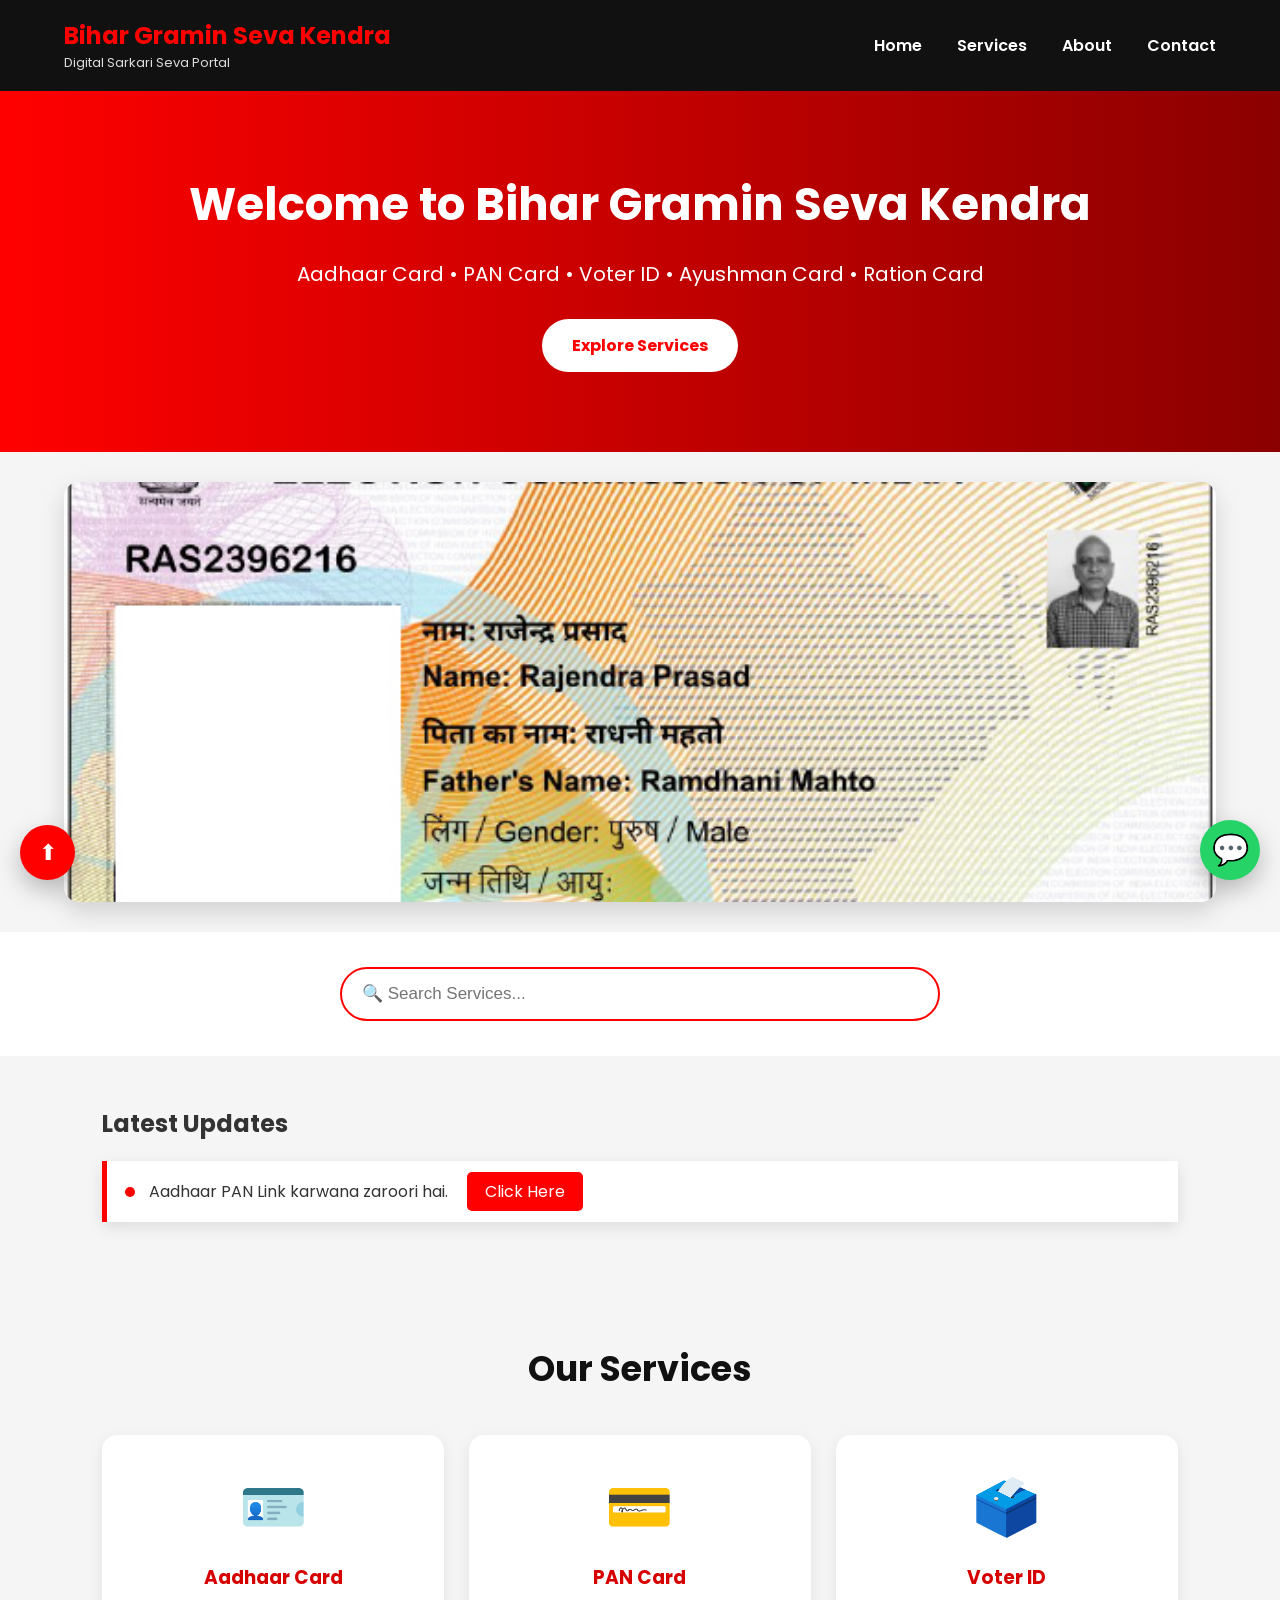
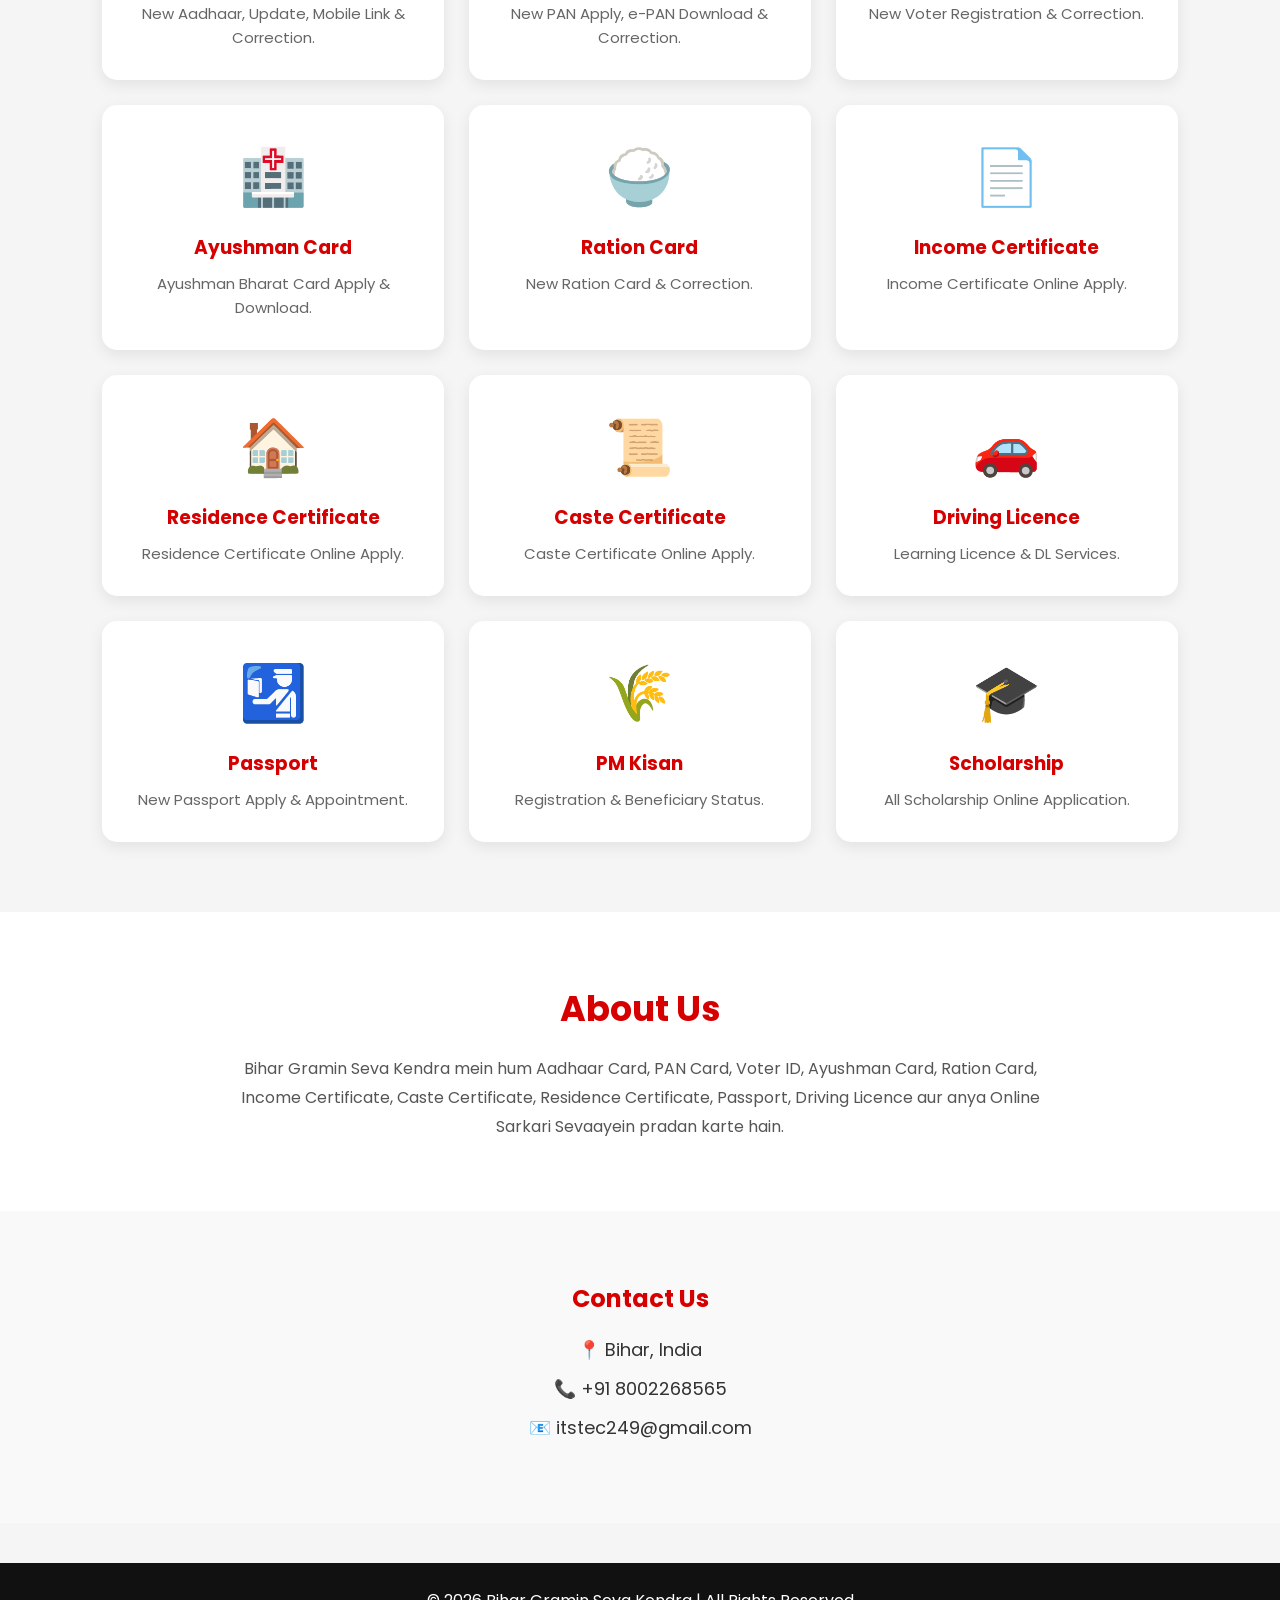
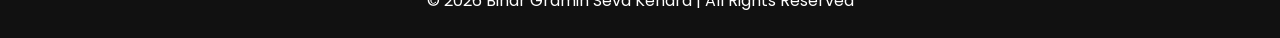
<file: index.html>
<!DOCTYPE html>
<head>

<meta charset="UTF-8">

<meta name="viewport" content="width=device-width, initial-scale=1.0">

<title>Bihar Gramin Seva Kendra | Ration Card, Ayushman Card, PAN Card & Government Services</title>

<meta name="description" content="Bihar Government Online Services Portal. Search Ration Card, Download Ration Card, Smart PDS 2.0, Add New Member, Delete Member, e-KYC, Ayushman Card, PAN Card, Voter ID, Income, Caste, Residential Certificate and complete step-by-step government service guides.">

<meta name="keywords" content="Bihar Government Services, Bihar Ration Card, Smart PDS 2.0, Search Ration Card, Download Ration Card, Add Member in Ration Card, Delete Member, e-KYC Bihar, Ayushman Card, PAN Card, Voter ID, Income Certificate, Caste Certificate, Residential Certificate">

<meta name="author" content="Bihar Gramin Seva Kendra">

<meta name="robots" content="index, follow">

<link rel="stylesheet" href="style.css">

<link href="https://fonts.googleapis.com/css2?family=Poppins:wght@300;400;500;600;700&display=swap" rel="stylesheet">

</head>
<body>

<!-- ================= HEADER ================= -->

<header>

<div class="container">

<div class="logo">

<h2>Bihar Gramin Seva Kendra</h2>

<p>Digital Sarkari Seva Portal</p>

</div>

<nav>

<a href="index.html">Home</a>

<a href="#services">Services</a>

<a href="about.html">About</a>

<a href="contact.html">Contact</a>

</nav>

</div>

</header>

<!-- ================= HERO ================= -->

<section class="hero">

<h1>Welcome to Bihar Gramin Seva Kendra</h1>

<p>
Aadhaar Card • PAN Card • Voter ID • Ayushman Card • Ration Card
</p>

<a href="#services" class="btn">
Explore Services
</a>

</section>
<!-- ================= IMAGE SLIDER ================= -->

<section class="slider">

<div class="slides fade">
<img src="images/slider1.jpg" alt="Aadhaar Card">
</div>

<div class="slides fade">
<img src="images/slider2.jpg" alt="PAN Card">
</div>

<div class="slides fade">
<img src="images/slider3.jpg" alt="Ayushman Card">
</div>

<div class="slides fade">
<img src="images/slider4.jpg" alt="Ration Card">
</div>

</section>

<!-- ================= SEARCH ================= -->

<section class="search-section">

<input type="text" placeholder="🔍 Search Services..." id="searchBox">

</section>

<!-- ================= LATEST UPDATES ================= -->

<section class="updates">

<h2>Latest Updates</h2>

<div class="notice">

<span class="live"></span>

Aadhaar PAN Link karwana zaroori hai.

<a href="https://eportal.incometax.gov.in/iec/foservices/#/pre-login/bl-link-aadhaar-landing"

target="_blank"

class="notice-btn">

Click Here

</a>

</div>

</section>

<!-- ================= SERVICES ================= -->

<section id="services">

<h2 class="title">

Our Services

</h2>

<div class="service-grid">
    <!-- Aadhaar Card -->

<a href="services/aadhar-card.html" class="card">

<div class="icon">🪪</div>

<h3>Aadhaar Card</h3>

<p>New Aadhaar, Update, Mobile Link & Correction.</p>

</a>

<!-- PAN Card -->

<a href="services/pan-card.html" class="card">

<div class="icon">💳</div>

<h3>PAN Card</h3>

<p>New PAN Apply, e-PAN Download & Correction.</p>

</a>

<!-- Voter ID -->

<a href="services/voter-id.html" class="card">

<div class="icon">🗳️</div>

<h3>Voter ID</h3>

<p>New Voter Registration & Correction.</p>

</a>

<!-- Ayushman Card -->

<a href="services/ayushman-card.html" class="card">

<div class="icon">🏥</div>

<h3>Ayushman Card</h3>

<p>Ayushman Bharat Card Apply & Download.</p>

</a>

<!-- Ration Card -->

<a href="services/ration-card.html" class="card">

<div class="icon">🍚</div>

<h3>Ration Card</h3>

<p>New Ration Card & Correction.</p>

</a>

<!-- Income Certificate -->

<a href="services/income-certificate.html" class="card">

<div class="icon">📄</div>

<h3>Income Certificate</h3>

<p>Income Certificate Online Apply.</p>

</a>

<!-- Residence Certificate -->

<a href="services/residence-certificate.html" class="card">

<div class="icon">🏠</div>

<h3>Residence Certificate</h3>

<p>Residence Certificate Online Apply.</p>

</a>

<!-- Caste Certificate -->

<a href="services/caste-certificate.html" class="card">

<div class="icon">📜</div>

<h3>Caste Certificate</h3>

<p>Caste Certificate Online Apply.</p>

</a>

<!-- Driving Licence -->

<a href="services/driving-licence.html" class="card">

<div class="icon">🚗</div>

<h3>Driving Licence</h3>

<p>Learning Licence & DL Services.</p>

</a>

<!-- Passport -->

<a href="services/passport.html" class="card">

<div class="icon">🛂</div>

<h3>Passport</h3>

<p>New Passport Apply & Appointment.</p>

</a>

<!-- PM Kisan -->

<a href="services/pm-kisan.html" class="card">

<div class="icon">🌾</div>

<h3>PM Kisan</h3>

<p>Registration & Beneficiary Status.</p>

</a>

<!-- Scholarship -->

<a href="services/scholarship.html" class="card">

<div class="icon">🎓</div>

<h3>Scholarship</h3>

<p>All Scholarship Online Application.</p>

</a>

</div>

</section>
<!-- ================= ABOUT ================= -->

<section class="about">

<h2>About Us</h2>

<p>

Bihar Gramin Seva Kendra mein hum Aadhaar Card, PAN Card,
Voter ID, Ayushman Card, Ration Card,
Income Certificate, Caste Certificate,
Residence Certificate, Passport,
Driving Licence aur anya Online Sarkari
Sevaayein pradan karte hain.

</p>

</section>

<!-- ================= CONTACT ================= -->

<section class="contact">

<h2>Contact Us</h2>

<p>📍 Bihar, India</p>

<p>📞 +91 8002268565</p>

<p>📧 itstec249@gmail.com</p>

</section>

<!-- ================= WHATSAPP ================= -->

<a href="https://wa.me/"

class="whatsapp"

target="_blank">

💬

</a>

<!-- ================= BACK TO TOP ================= -->

<button id="topBtn">

⬆

</button>

<!-- ================= FOOTER ================= -->

<footer>

<p>

© 2026 Bihar Gramin Seva Kendra | All Rights Reserved

</p>

</footer>

<script src="script.js"></script>

</body>

</html>
</file>
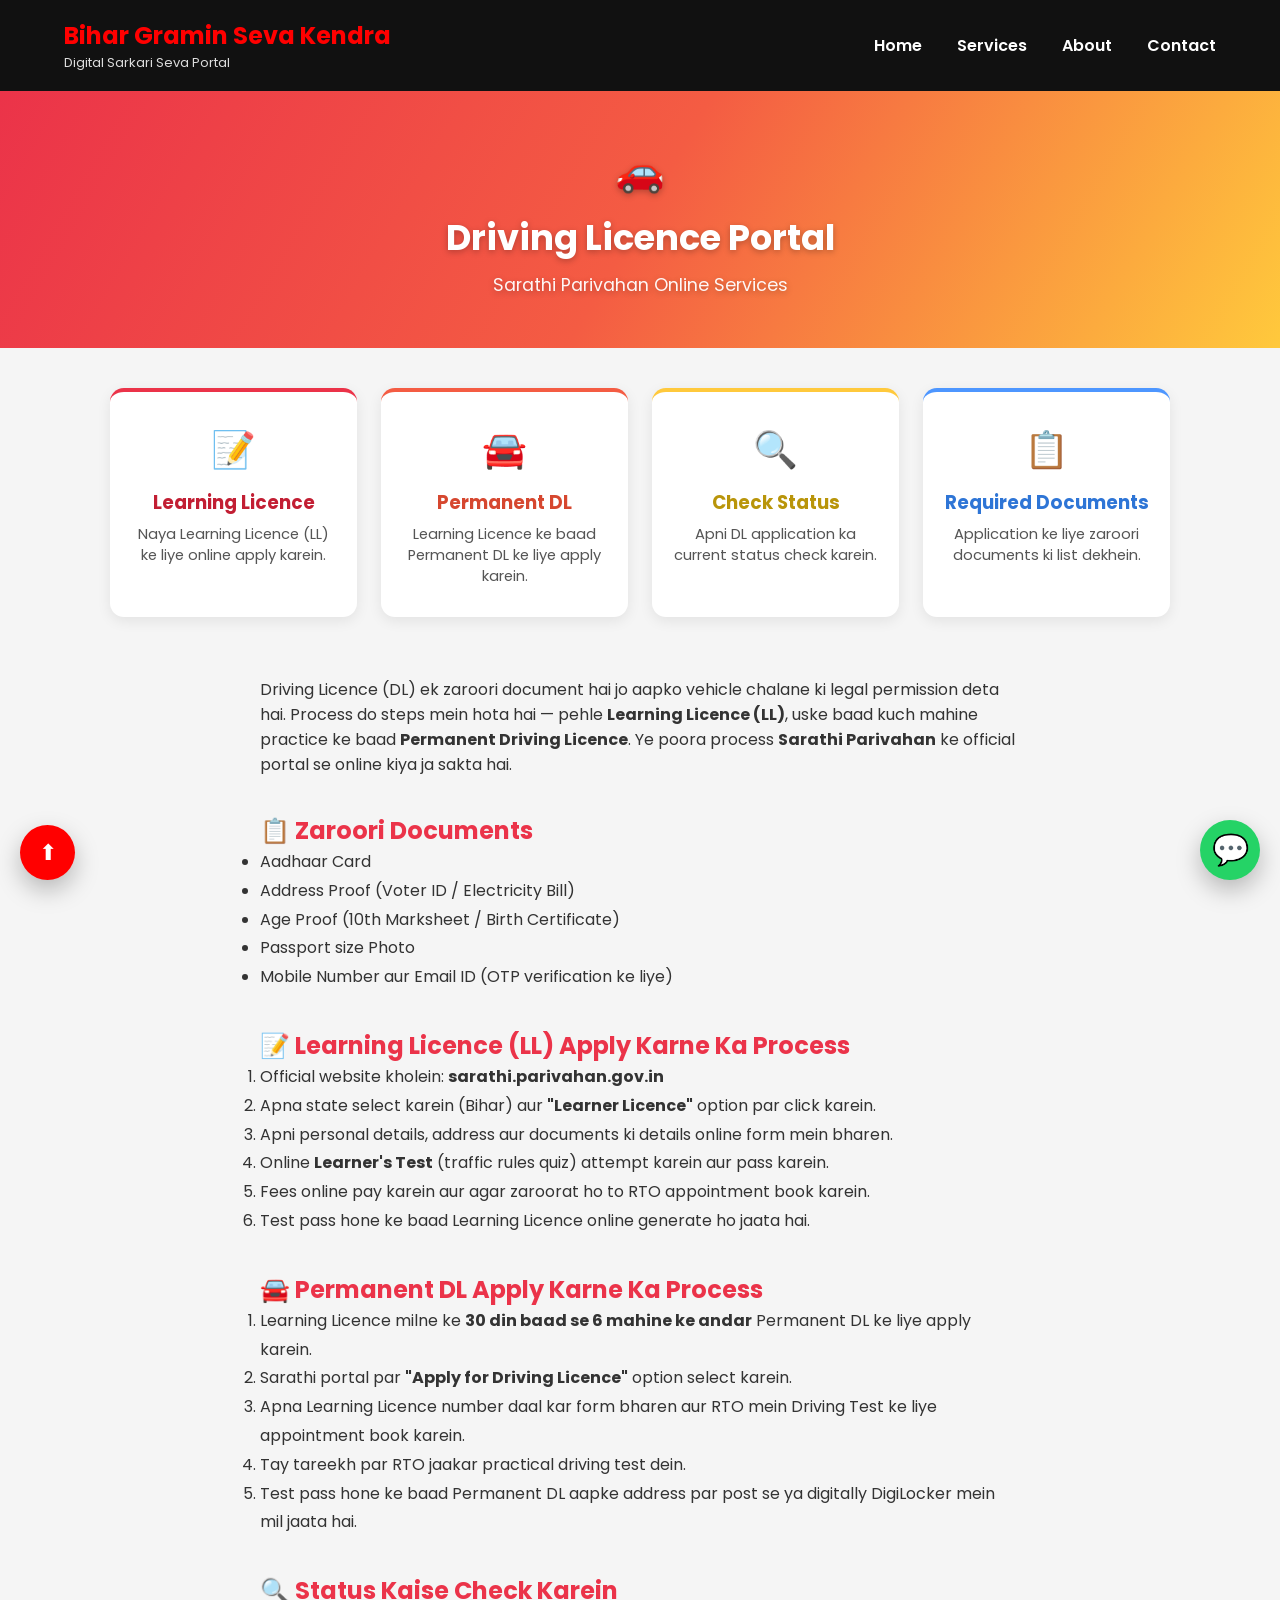
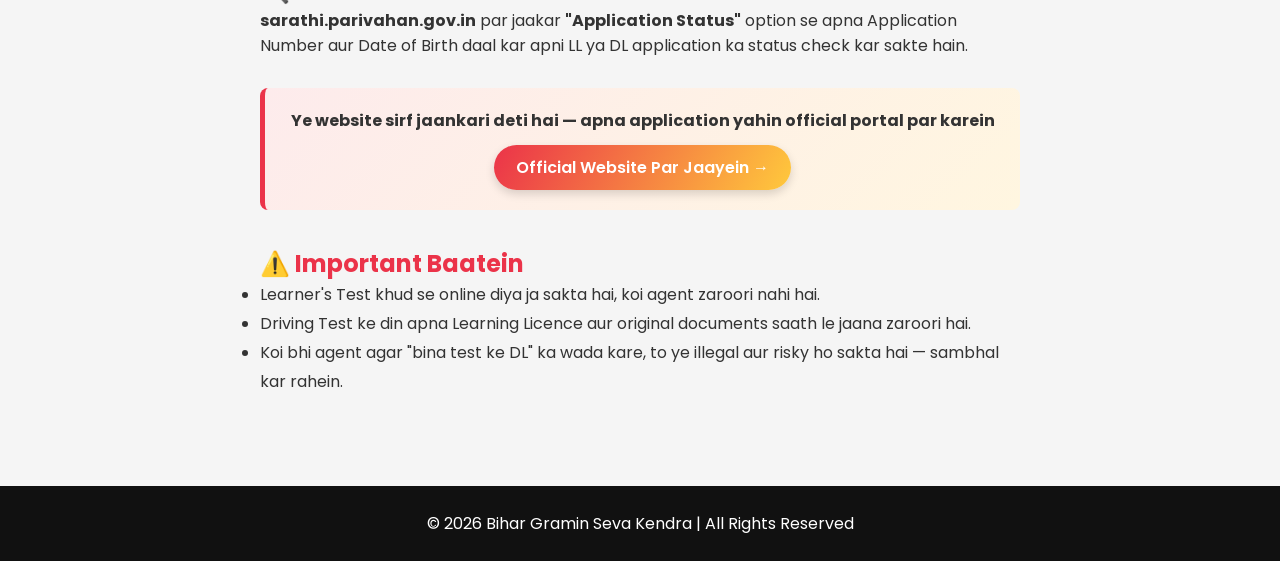
<file: driving licence.html>
<!DOCTYPE html>
<html lang="en">
<head>
<meta charset="UTF-8">
<meta name="viewport" content="width=device-width, initial-scale=1.0">
<title>Bihar Driving Licence Kaise Banaye | Bihar Gramin Seva Kendra</title>
<meta name="description" content="Bihar Driving Licence (Learning Licence & Permanent DL) online apply kaise karein - complete step-by-step guide. Sarathi Parivahan official portal se poora process.">
<meta name="keywords" content="Bihar Driving Licence, Learning Licence, Sarathi Parivahan, DL Apply Online, DL Status Bihar">
<meta name="author" content="Bihar Gramin Seva Kendra">
<meta name="robots" content="index, follow">
<link rel="stylesheet" href="../style.css">
<link href="https://fonts.googleapis.com/css2?family=Poppins:wght@300;400;500;600;700&display=swap" rel="stylesheet">
<style>
  .dl-banner {
    background: linear-gradient(120deg, #EB3349 0%, #F45C43 50%, #FFC93C 100%);
    color: #fff;
    text-align: center;
    padding: 50px 20px;
    text-shadow: 0 2px 6px rgba(0,0,0,0.25);
  }
  .dl-banner .icon-badge { font-size: 40px; margin-bottom: 10px; }
  .dl-banner h1 { font-size: 2.2rem; margin: 0 0 8px 0; }
  .dl-banner p { font-size: 1.1rem; opacity: 0.95; margin: 0; }
  .dl-grid {
    display: grid;
    grid-template-columns: repeat(auto-fit, minmax(220px, 1fr));
    gap: 24px;
    max-width: 1100px;
    margin: 40px auto;
    padding: 0 20px;
  }
  .dl-card {
    background: #fff;
    border-radius: 14px;
    padding: 30px 20px;
    text-align: center;
    box-shadow: 0 4px 14px rgba(0,0,0,0.08);
    transition: transform 0.2s ease, box-shadow 0.2s ease;
    border-top: 4px solid #ccc;
    display: block;
    text-decoration: none;
    cursor: pointer;
  }
  .dl-card:hover { transform: translateY(-6px); box-shadow: 0 8px 22px rgba(0,0,0,0.13); }
  .dl-card:nth-child(1) { border-top-color: #EB3349; }
  .dl-card:nth-child(2) { border-top-color: #F45C43; }
  .dl-card:nth-child(3) { border-top-color: #FFC93C; }
  .dl-card:nth-child(4) { border-top-color: #4D96FF; }
  .dl-card:nth-child(1) h3 { color: #C21E33; }
  .dl-card:nth-child(2) h3 { color: #D6472F; }
  .dl-card:nth-child(3) h3 { color: #B9950A; }
  .dl-card:nth-child(4) h3 { color: #2E75D6; }
  .dl-card .emoji { font-size: 36px; margin-bottom: 12px; }
  .dl-card h3 { margin: 0 0 8px 0; font-size: 1.15rem; }
  .dl-card p { color: #555; font-size: 0.92rem; margin: 0; }
  .dl-content { max-width: 800px; margin: 0 auto; padding: 20px 20px 50px 20px; }
  .dl-content h2 { color: #EB3349; margin-top: 36px; }
  .dl-content ul, .dl-content ol { line-height: 1.8; }
  .dl-official-box {
    background: linear-gradient(135deg, #FDEBEC, #FFF6E0);
    border-left: 5px solid #EB3349;
    border-radius: 8px;
    padding: 20px;
    margin: 30px 0;
    text-align: center;
  }
  .dl-official-box a {
    display: inline-block;
    margin-top: 12px;
    background: linear-gradient(120deg, #EB3349, #FFC93C);
    color: #fff;
    padding: 10px 22px;
    border-radius: 30px;
    text-decoration: none;
    font-weight: 600;
    box-shadow: 0 4px 10px rgba(0,0,0,0.15);
  }
</style>
</head>
<body>

<header>
<div class="container">
<div class="logo">
<h2>Bihar Gramin Seva Kendra</h2>
<p>Digital Sarkari Seva Portal</p>
</div>
<nav>
<a href="../index.html">Home</a>
<a href="../index.html#services">Services</a>
<a href="../about.html">About</a>
<a href="../contact.html">Contact</a>
</nav>
</div>
</header>

<section class="dl-banner">
<div class="icon-badge">🚗</div>
<h1>Driving Licence Portal</h1>
<p>Sarathi Parivahan Online Services</p>
</section>

<section class="dl-grid">

<a href="https://sarathi.parivahan.gov.in/" target="_blank" rel="noopener" class="dl-card">
<div class="emoji">📝</div>
<h3>Learning Licence</h3>
<p>Naya Learning Licence (LL) ke liye online apply karein.</p>
</a>

<a href="https://sarathi.parivahan.gov.in/" target="_blank" rel="noopener" class="dl-card">
<div class="emoji">🚘</div>
<h3>Permanent DL</h3>
<p>Learning Licence ke baad Permanent DL ke liye apply karein.</p>
</a>

<a href="https://sarathi.parivahan.gov.in/" target="_blank" rel="noopener" class="dl-card">
<div class="emoji">🔍</div>
<h3>Check Status</h3>
<p>Apni DL application ka current status check karein.</p>
</a>

<a href="#documents" class="dl-card">
<div class="emoji">📋</div>
<h3>Required Documents</h3>
<p>Application ke liye zaroori documents ki list dekhein.</p>
</a>

</section>

<section class="dl-content">

<p>
Driving Licence (DL) ek zaroori document hai jo aapko vehicle chalane ki legal permission
deta hai. Process do steps mein hota hai — pehle <strong>Learning Licence (LL)</strong>, uske
baad kuch mahine practice ke baad <strong>Permanent Driving Licence</strong>. Ye poora process
<strong>Sarathi Parivahan</strong> ke official portal se online kiya ja sakta hai.
</p>

<h2 id="documents">📋 Zaroori Documents</h2>
<ul>
<li>Aadhaar Card</li>
<li>Address Proof (Voter ID / Electricity Bill)</li>
<li>Age Proof (10th Marksheet / Birth Certificate)</li>
<li>Passport size Photo</li>
<li>Mobile Number aur Email ID (OTP verification ke liye)</li>
</ul>

<h2>📝 Learning Licence (LL) Apply Karne Ka Process</h2>
<ol>
<li>Official website kholein: <strong>sarathi.parivahan.gov.in</strong></li>
<li>Apna state select karein (Bihar) aur <strong>"Learner Licence"</strong> option par click karein.</li>
<li>Apni personal details, address aur documents ki details online form mein bharen.</li>
<li>Online <strong>Learner's Test</strong> (traffic rules quiz) attempt karein aur pass karein.</li>
<li>Fees online pay karein aur agar zaroorat ho to RTO appointment book karein.</li>
<li>Test pass hone ke baad Learning Licence online generate ho jaata hai.</li>
</ol>

<h2>🚘 Permanent DL Apply Karne Ka Process</h2>
<ol>
<li>Learning Licence milne ke <strong>30 din baad se 6 mahine ke andar</strong> Permanent DL ke liye apply karein.</li>
<li>Sarathi portal par <strong>"Apply for Driving Licence"</strong> option select karein.</li>
<li>Apna Learning Licence number daal kar form bharen aur RTO mein Driving Test ke liye appointment book karein.</li>
<li>Tay tareekh par RTO jaakar practical driving test dein.</li>
<li>Test pass hone ke baad Permanent DL aapke address par post se ya digitally DigiLocker mein mil jaata hai.</li>
</ol>

<h2>🔍 Status Kaise Check Karein</h2>
<p>
<strong>sarathi.parivahan.gov.in</strong> par jaakar <strong>"Application Status"</strong> option se
apna Application Number aur Date of Birth daal kar apni LL ya DL application ka status check
kar sakte hain.
</p>

<div class="dl-official-box">
<strong>Ye website sirf jaankari deti hai — apna application yahin official portal par karein</strong>
<br>
<a href="https://sarathi.parivahan.gov.in/" target="_blank" rel="noopener">
Official Website Par Jaayein →
</a>
</div>

<h2>⚠️ Important Baatein</h2>
<ul>
<li>Learner's Test khud se online diya ja sakta hai, koi agent zaroori nahi hai.</li>
<li>Driving Test ke din apna Learning Licence aur original documents saath le jaana zaroori hai.</li>
<li>Koi bhi agent agar "bina test ke DL" ka wada kare, to ye illegal aur risky ho sakta hai — sambhal kar rahein.</li>
</ul>

</section>

<a href="https://wa.me/919876543210" class="whatsapp" target="_blank">💬</a>
<button id="topBtn">⬆</button>

<footer>
<p>© 2026 Bihar Gramin Seva Kendra | All Rights Reserved</p>
</footer>

<script src="../script.js"></script>
</body>
</html>
</file>
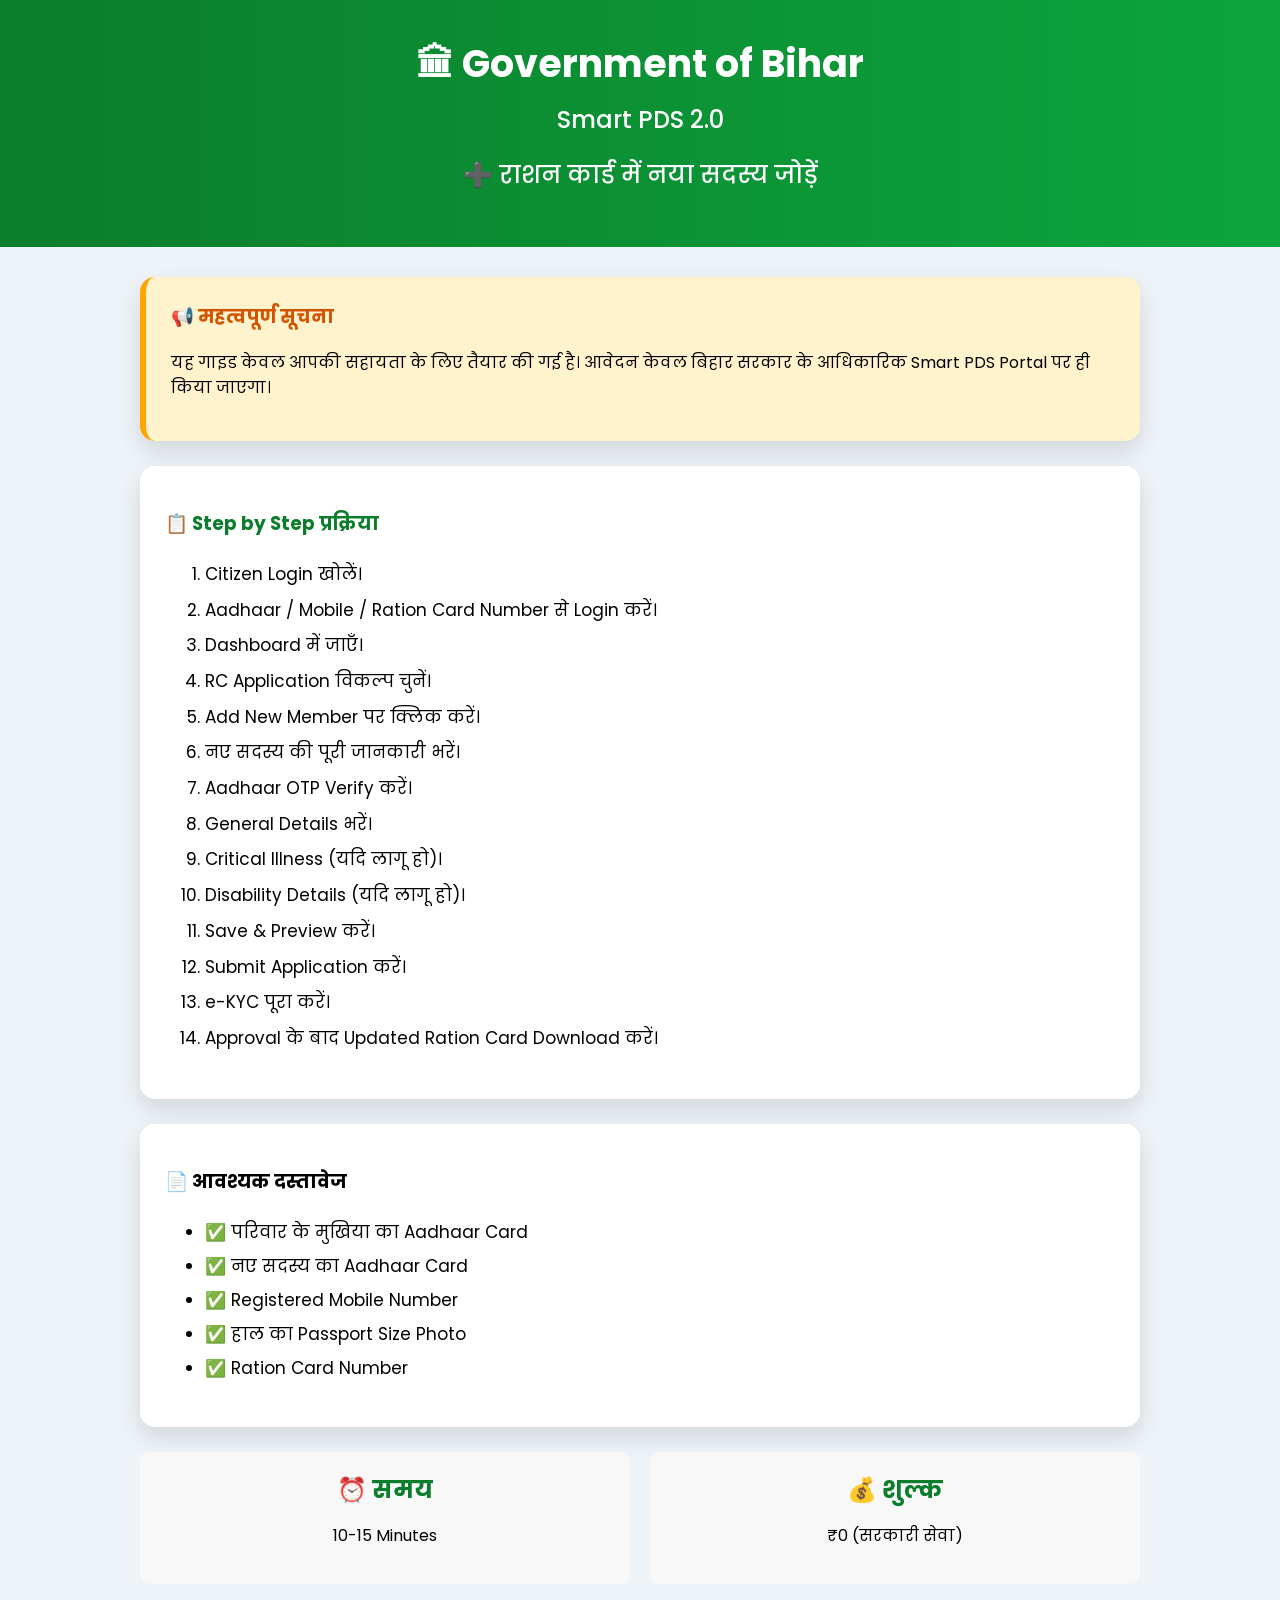
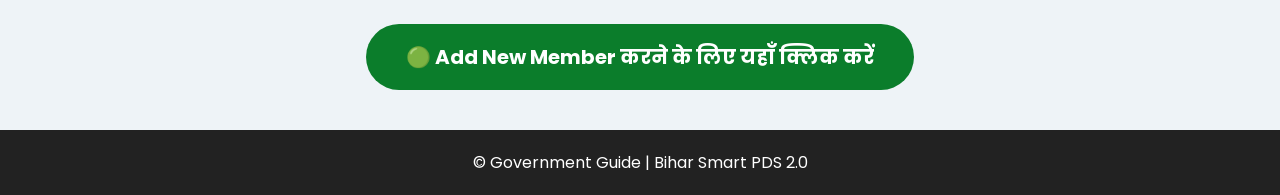
<file: services/add-member.html>
<!DOCTYPE html>
<html lang="hi">
<head>

<meta charset="UTF-8">
<meta name="viewport" content="width=device-width, initial-scale=1.0">

<title>राशन कार्ड में नया सदस्य जोड़ें</title>

<link href="https://fonts.googleapis.com/css2?family=Poppins:wght@300;400;500;600;700&display=swap" rel="stylesheet">

<style>

body{
margin:0;
padding:0;
font-family:Poppins,sans-serif;
background:#eef3f7;
}

.header{
background:linear-gradient(90deg,#0b7d2b,#0ca53d);
color:#fff;
text-align:center;
padding:35px;
}

.header h1{
margin:0;
font-size:38px;
}

.header h2{
margin-top:10px;
font-weight:500;
}

.container{
width:90%;
max-width:1000px;
margin:30px auto;
}

.card{
background:#fff;
padding:25px;
border-radius:15px;
box-shadow:0 10px 25px rgba(0,0,0,.12);
margin-bottom:25px;
}

.notice{
background:#fff3cd;
border-left:6px solid orange;
}

.notice h3{
color:#d35400;
margin-top:0;
}

.steps h3{
color:#0b7d2b;
}

.steps ol{
line-height:2.1;
font-size:17px;
}

.docs ul{
line-height:2;
font-size:17px;
}

.info{
display:grid;
grid-template-columns:1fr 1fr;
gap:20px;
}

.info-box{
background:#f8f8f8;
padding:20px;
text-align:center;
border-radius:10px;
}

.info-box h2{
color:#0b7d2b;
margin:0;
}

.btn-area{
text-align:center;
margin:40px 0;
}

.btn{
display:inline-block;
padding:18px 40px;
background:#0b7d2b;
color:white;
text-decoration:none;
font-size:20px;
font-weight:bold;
border-radius:50px;
transition:.3s;
}

.btn:hover{
background:#05551d;
transform:scale(1.05);
}

.footer{
background:#222;
color:white;
padding:20px;
text-align:center;
margin-top:40px;
}

@media(max-width:768px){

.info{
grid-template-columns:1fr;
}

.header h1{
font-size:28px;
}

.steps ol{
font-size:15px;
}

}

</style>

</head>

<body>

<div class="header">

<h1>🏛 Government of Bihar</h1>

<h2>Smart PDS 2.0</h2>

<h2>➕ राशन कार्ड में नया सदस्य जोड़ें</h2>

</div>

<div class="container">

<div class="card notice">

<h3>📢 महत्वपूर्ण सूचना</h3>

<p>

यह गाइड केवल आपकी सहायता के लिए तैयार की गई है।

आवेदन केवल बिहार सरकार के आधिकारिक Smart PDS Portal पर ही किया जाएगा।

</p>

</div>

<div class="card steps">

<h3>📋 Step by Step प्रक्रिया</h3>

<ol>

<li>Citizen Login खोलें।</li>

<li>Aadhaar / Mobile / Ration Card Number से Login करें।</li>

<li>Dashboard में जाएँ।</li>

<li>RC Application विकल्प चुनें।</li>

<li>Add New Member पर क्लिक करें।</li>

<li>नए सदस्य की पूरी जानकारी भरें।</li>

<li>Aadhaar OTP Verify करें।</li>

<li>General Details भरें।</li>

<li>Critical Illness (यदि लागू हो)।</li>

<li>Disability Details (यदि लागू हो)।</li>

<li>Save & Preview करें।</li>

<li>Submit Application करें।</li>

<li>e-KYC पूरा करें।</li>

<li>Approval के बाद Updated Ration Card Download करें।</li>

</ol>

</div>

<div class="card docs">

<h3>📄 आवश्यक दस्तावेज</h3>

<ul>

<li>✅ परिवार के मुखिया का Aadhaar Card</li>

<li>✅ नए सदस्य का Aadhaar Card</li>

<li>✅ Registered Mobile Number</li>

<li>✅ हाल का Passport Size Photo</li>

<li>✅ Ration Card Number</li>

</ul>

</div>

<div class="info">

<div class="info-box">

<h2>⏰ समय</h2>

<p>10-15 Minutes</p>

</div>

<div class="info-box">

<h2>💰 शुल्क</h2>

<p>₹0 (सरकारी सेवा)</p>

</div>

</div>

<div class="btn-area">

<a href="https://br.smartpds.nic.in/login/aadhar-login" target="_blank" class="btn">

🟢 Add New Member करने के लिए यहाँ क्लिक करें

</a>

</div>

</div>

<div class="footer">

© Government Guide | Bihar Smart PDS 2.0

</div>

</body>
</html>
</file>
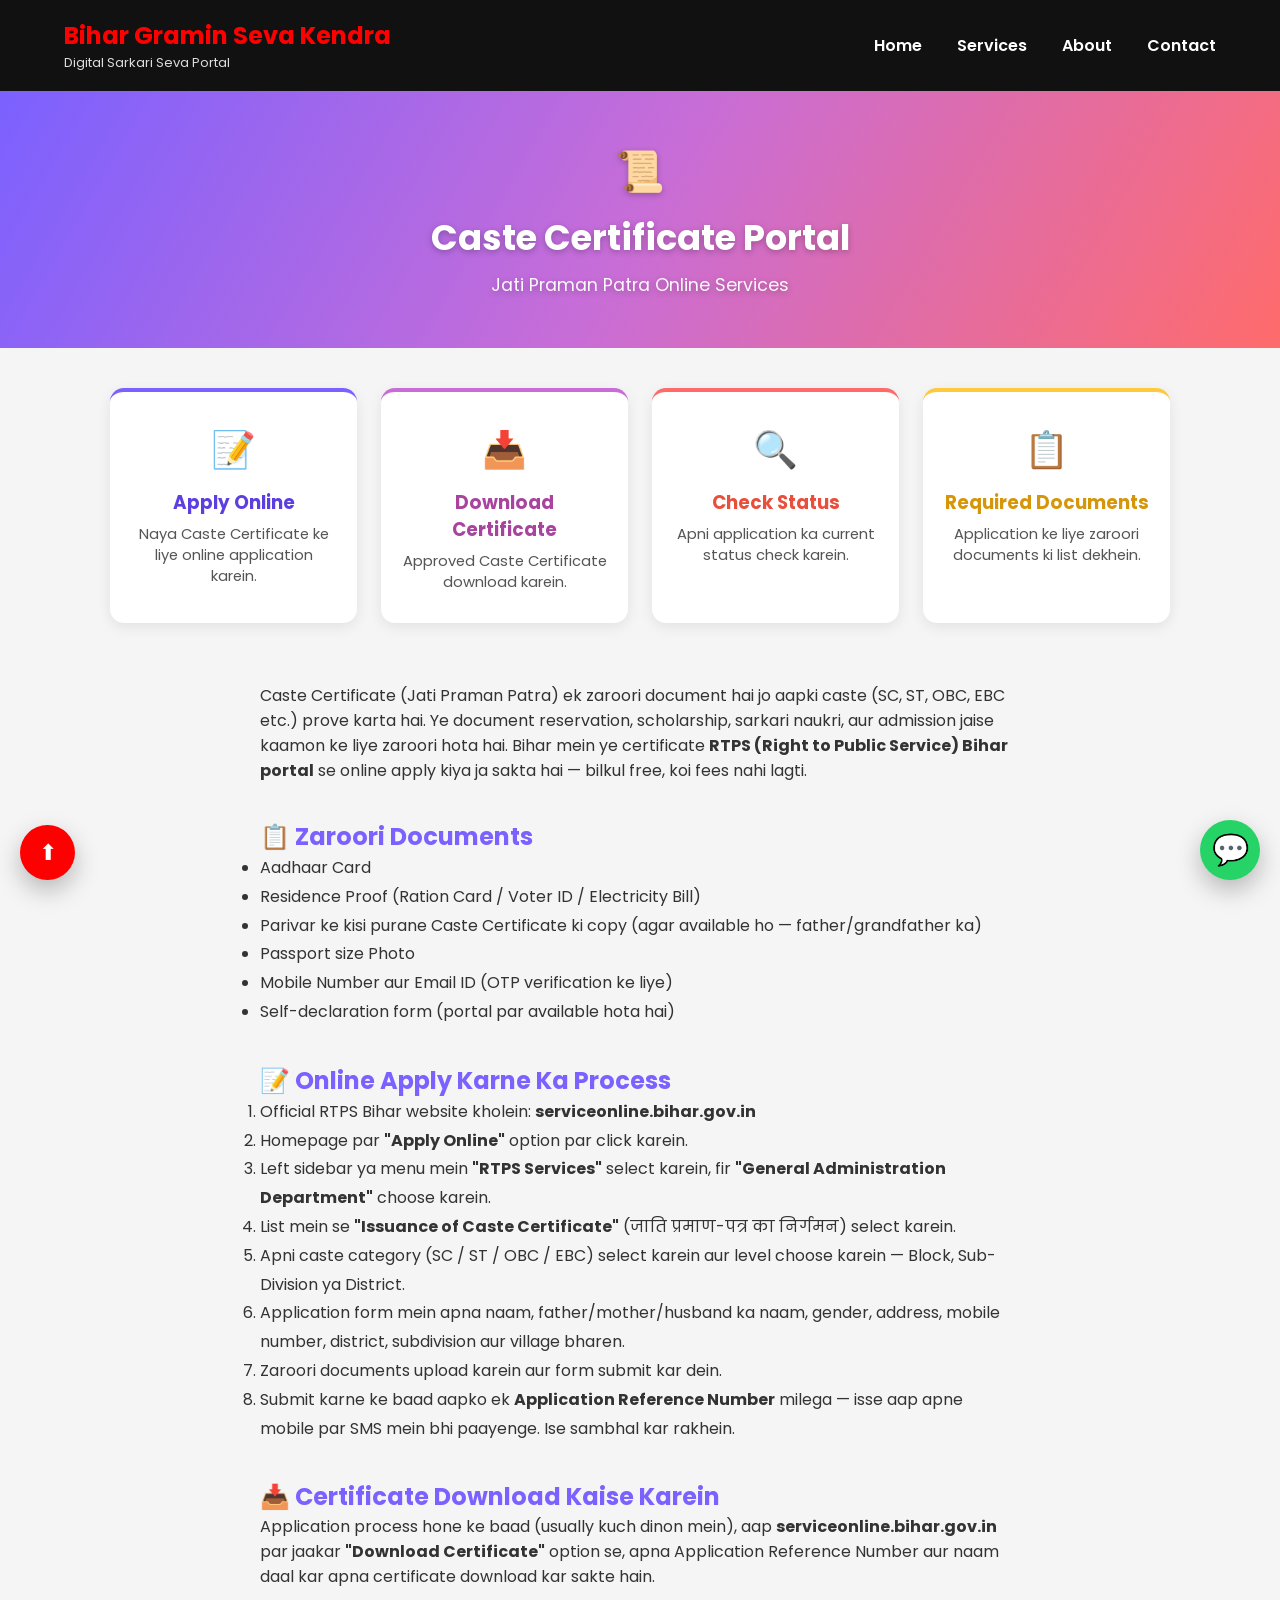
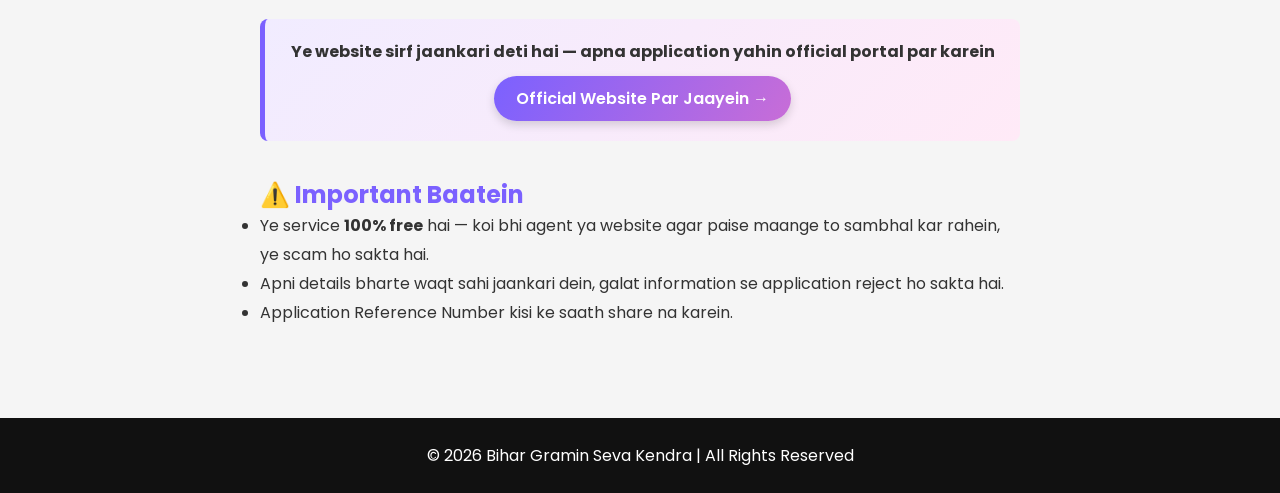
<file: services/caste-certificate.html>
<!DOCTYPE html>
<html lang="en">
<head>
<meta charset="UTF-8">
<meta name="viewport" content="width=device-width, initial-scale=1.0">
<title>Caste Certificate Kaise Banaye | Bihar Gramin Seva Kendra</title>
<meta name="description" content="Bihar Caste Certificate (Jati Praman Patra) online apply kaise karein - complete step-by-step guide. RTPS Bihar official portal se poora process.">
<meta name="keywords" content="Bihar Caste Certificate, Jati Praman Patra, RTPS Bihar, Caste Certificate Apply Online, SC ST OBC Certificate Bihar">
<meta name="author" content="Bihar Gramin Seva Kendra">
<meta name="robots" content="index, follow">
<link rel="stylesheet" href="../style.css">
<link href="https://fonts.googleapis.com/css2?family=Poppins:wght@300;400;500;600;700&display=swap" rel="stylesheet">
<style>
  .cc-banner {
    background: linear-gradient(120deg, #7B61FF 0%, #C86DD7 50%, #FF6B6B 100%);
    color: #fff;
    text-align: center;
    padding: 50px 20px;
    text-shadow: 0 2px 6px rgba(0,0,0,0.25);
  }
  .cc-banner .icon-badge {
    font-size: 40px;
    margin-bottom: 10px;
  }
  .cc-banner h1 {
    font-size: 2.2rem;
    margin: 0 0 8px 0;
  }
  .cc-banner p {
    font-size: 1.1rem;
    opacity: 0.95;
    margin: 0;
  }
  .cc-grid {
    display: grid;
    grid-template-columns: repeat(auto-fit, minmax(220px, 1fr));
    gap: 24px;
    max-width: 1100px;
    margin: 40px auto;
    padding: 0 20px;
  }
  .cc-card {
    background: #fff;
    border-radius: 14px;
    padding: 30px 20px;
    text-align: center;
    box-shadow: 0 4px 14px rgba(0,0,0,0.08);
    transition: transform 0.2s ease, box-shadow 0.2s ease;
    border-top: 4px solid #ccc;
    display: block;
    text-decoration: none;
    cursor: pointer;
  }
  .cc-card:hover {
    transform: translateY(-6px);
    box-shadow: 0 8px 22px rgba(0,0,0,0.13);
  }
  .cc-card:nth-child(1) { border-top-color: #7B61FF; }
  .cc-card:nth-child(2) { border-top-color: #C86DD7; }
  .cc-card:nth-child(3) { border-top-color: #FF6B6B; }
  .cc-card:nth-child(4) { border-top-color: #FFC93C; }
  .cc-card:nth-child(1) h3 { color: #5B3FE0; }
  .cc-card:nth-child(2) h3 { color: #A8449E; }
  .cc-card:nth-child(3) h3 { color: #E8503C; }
  .cc-card:nth-child(4) h3 { color: #D6960A; }
  .cc-card .emoji {
    font-size: 36px;
    margin-bottom: 12px;
  }
  .cc-card h3 {
    margin: 0 0 8px 0;
    font-size: 1.15rem;
  }
  .cc-card p {
    color: #555;
    font-size: 0.92rem;
    margin: 0;
  }
  .cc-content {
    max-width: 800px;
    margin: 0 auto;
    padding: 20px 20px 50px 20px;
  }
  .cc-content h2 {
    color: #7B61FF;
    margin-top: 36px;
  }
  .cc-content ul, .cc-content ol {
    line-height: 1.8;
  }
  .cc-official-box {
    background: linear-gradient(135deg, #F1ECFF, #FFEAF7);
    border-left: 5px solid #7B61FF;
    border-radius: 8px;
    padding: 20px;
    margin: 30px 0;
    text-align: center;
  }
  .cc-official-box a {
    display: inline-block;
    margin-top: 12px;
    background: linear-gradient(120deg, #7B61FF, #C86DD7);
    color: #fff;
    padding: 10px 22px;
    border-radius: 30px;
    text-decoration: none;
    font-weight: 600;
    box-shadow: 0 4px 10px rgba(0,0,0,0.15);
  }
</style>
</head>
<body>

<!-- ================= HEADER ================= -->
<header>
<div class="container">
<div class="logo">
<h2>Bihar Gramin Seva Kendra</h2>
<p>Digital Sarkari Seva Portal</p>
</div>
<nav>
<a href="../index.html">Home</a>
<a href="../index.html#services">Services</a>
<a href="../about.html">About</a>
<a href="../contact.html">Contact</a>
</nav>
</div>
</header>

<!-- ================= COLORFUL BANNER ================= -->
<section class="cc-banner">
<div class="icon-badge">📜</div>
<h1>Caste Certificate Portal</h1>
<p>Jati Praman Patra Online Services</p>
</section>

<!-- ================= FEATURE CARDS ================= -->
<section class="cc-grid">

<a href="https://serviceonline.bihar.gov.in/" target="_blank" rel="noopener" class="cc-card">
<div class="emoji">📝</div>
<h3>Apply Online</h3>
<p>Naya Caste Certificate ke liye online application karein.</p>
</a>

<a href="https://swcs.bihar.gov.in/RtpsReportView/certificate_download.jsp" target="_blank" rel="noopener" class="cc-card">
<div class="emoji">📥</div>
<h3>Download Certificate</h3>
<p>Approved Caste Certificate download karein.</p>
</a>

<a href="https://serviceonline.bihar.gov.in/officials/citizenApplication.html" target="_blank" rel="noopener" class="cc-card">
<div class="emoji">🔍</div>
<h3>Check Status</h3>
<p>Apni application ka current status check karein.</p>
</a>

<a href="#documents" class="cc-card">
<div class="emoji">📋</div>
<h3>Required Documents</h3>
<p>Application ke liye zaroori documents ki list dekhein.</p>
</a>

</section>

<!-- ================= DETAILED GUIDE ================= -->
<section class="cc-content">

<p>
Caste Certificate (Jati Praman Patra) ek zaroori document hai jo aapki caste (SC, ST, OBC, EBC etc.)
prove karta hai. Ye document reservation, scholarship, sarkari naukri, aur admission jaise
kaamon ke liye zaroori hota hai. Bihar mein ye certificate <strong>RTPS (Right to Public Service)
Bihar portal</strong> se online apply kiya ja sakta hai — bilkul free, koi fees nahi lagti.
</p>

<h2 id="documents">📋 Zaroori Documents</h2>
<ul>
<li>Aadhaar Card</li>
<li>Residence Proof (Ration Card / Voter ID / Electricity Bill)</li>
<li>Parivar ke kisi purane Caste Certificate ki copy (agar available ho — father/grandfather ka)</li>
<li>Passport size Photo</li>
<li>Mobile Number aur Email ID (OTP verification ke liye)</li>
<li>Self-declaration form (portal par available hota hai)</li>
</ul>

<h2>📝 Online Apply Karne Ka Process</h2>
<ol>
<li>Official RTPS Bihar website kholein: <strong>serviceonline.bihar.gov.in</strong></li>
<li>Homepage par <strong>"Apply Online"</strong> option par click karein.</li>
<li>Left sidebar ya menu mein <strong>"RTPS Services"</strong> select karein, fir <strong>"General Administration Department"</strong> choose karein.</li>
<li>List mein se <strong>"Issuance of Caste Certificate"</strong> (जाति प्रमाण-पत्र का निर्गमन) select karein.</li>
<li>Apni caste category (SC / ST / OBC / EBC) select karein aur level choose karein — Block, Sub-Division ya District.</li>
<li>Application form mein apna naam, father/mother/husband ka naam, gender, address, mobile number, district, subdivision aur village bharen.</li>
<li>Zaroori documents upload karein aur form submit kar dein.</li>
<li>Submit karne ke baad aapko ek <strong>Application Reference Number</strong> milega — isse aap apne mobile par SMS mein bhi paayenge. Ise sambhal kar rakhein.</li>
</ol>

<h2>📥 Certificate Download Kaise Karein</h2>
<p>
Application process hone ke baad (usually kuch dinon mein), aap <strong>serviceonline.bihar.gov.in</strong>
par jaakar <strong>"Download Certificate"</strong> option se, apna Application Reference Number aur
naam daal kar apna certificate download kar sakte hain.
</p>

<div class="cc-official-box">
<strong>Ye website sirf jaankari deti hai — apna application yahin official portal par karein</strong>
<br>
<a href="https://serviceonline.bihar.gov.in/" target="_blank" rel="noopener">
Official Website Par Jaayein →
</a>
</div>

<h2>⚠️ Important Baatein</h2>
<ul>
<li>Ye service <strong>100% free</strong> hai — koi bhi agent ya website agar paise maange to sambhal kar rahein, ye scam ho sakta hai.</li>
<li>Apni details bharte waqt sahi jaankari dein, galat information se application reject ho sakta hai.</li>
<li>Application Reference Number kisi ke saath share na karein.</li>
</ul>

</section>

<!-- ================= WHATSAPP ================= -->
<a href="https://wa.me/919876543210" class="whatsapp" target="_blank">💬</a>

<!-- ================= BACK TO TOP ================= -->
<button id="topBtn">⬆</button>

<!-- ================= FOOTER ================= -->
<footer>
<p>© 2026 Bihar Gramin Seva Kendra | All Rights Reserved</p>
</footer>

<script src="../script.js"></script>
</body>
</html>
</file>
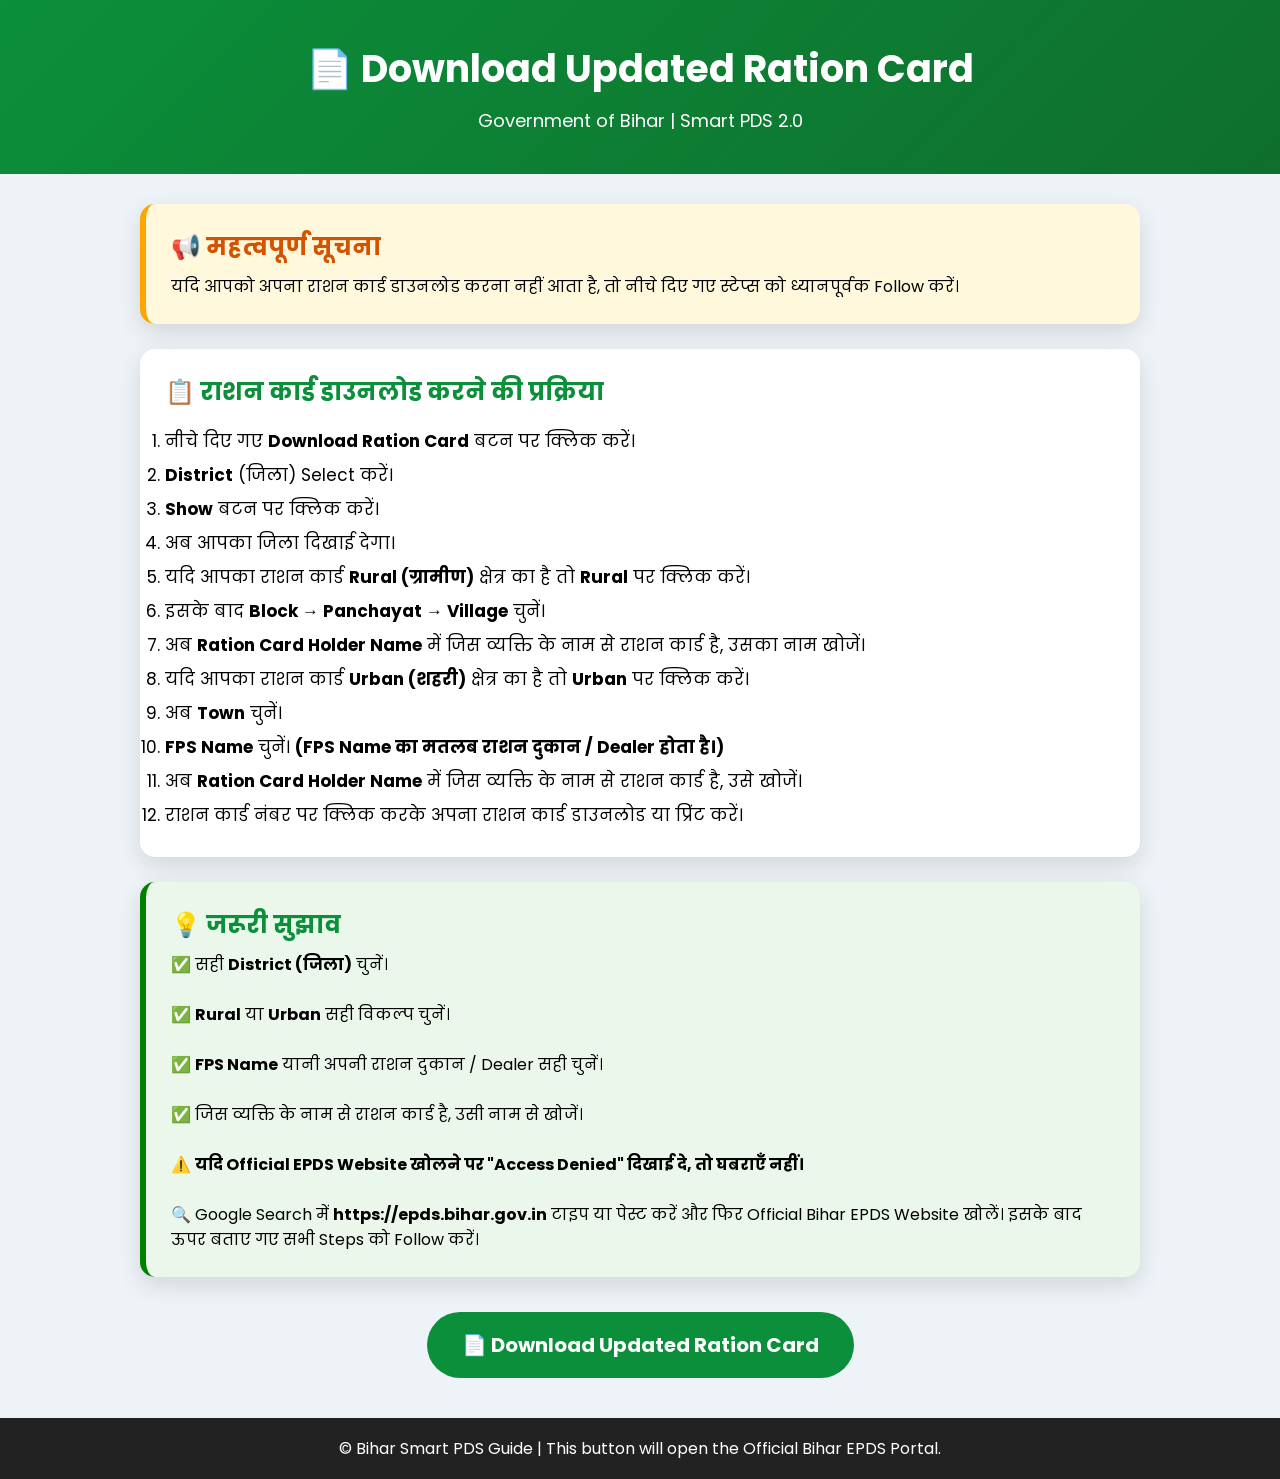
<file: services/download-ration-card.html>
<!DOCTYPE html>
<html lang="hi">

<head>

<meta charset="UTF-8">

<meta name="viewport" content="width=device-width, initial-scale=1.0">

<title>Download Updated Ration Card | Bihar Smart PDS</title>

<link href="https://fonts.googleapis.com/css2?family=Poppins:wght@300;400;500;600;700&display=swap" rel="stylesheet">

<style>

*{
margin:0;
padding:0;
box-sizing:border-box;
font-family:Poppins,sans-serif;
}

body{
background:#eef3f7;
}

.header{

background:linear-gradient(135deg,#0b8f3a,#0f6f2d);

color:white;

padding:40px;

text-align:center;

}

.header h1{

font-size:38px;

margin-bottom:10px;

}

.header p{

font-size:18px;

}

.container{

width:90%;

max-width:1000px;

margin:30px auto;

}

.card{

background:white;

padding:25px;

border-radius:15px;

box-shadow:0 8px 25px rgba(0,0,0,.12);

margin-bottom:25px;

}

.notice{

background:#fff8dc;

border-left:6px solid orange;

}

.notice h2{

color:#d35400;

margin-bottom:10px;

}

.steps h2{

color:#0b8f3a;

margin-bottom:15px;

}

.steps ol{

line-height:2;

font-size:17px;

}

.tip{

background:#eaf7ea;

border-left:6px solid green;

}

.tip h2{

color:#0b8f3a;

margin-bottom:10px;

}

.btn{

display:block;

width:fit-content;

margin:35px auto;

padding:18px 35px;

background:#0b8f3a;

color:white;

text-decoration:none;

font-size:20px;

font-weight:bold;

border-radius:50px;

transition:.3s;

}

.btn:hover{

background:#075b23;

transform:scale(1.05);

}

.footer{

background:#222;

color:white;

text-align:center;

padding:18px;

margin-top:40px;

}

@media(max-width:768px){

.header h1{

font-size:28px;

}

.steps ol{

font-size:15px;

}

}

</style>

</head>

<body>

<div class="header">

<h1>📄 Download Updated Ration Card</h1>

<p>Government of Bihar | Smart PDS 2.0</p>

</div>

<div class="container">

<div class="card notice">

<h2>📢 महत्वपूर्ण सूचना</h2>

<p>

यदि आपको अपना राशन कार्ड डाउनलोड करना नहीं आता है, तो नीचे दिए गए स्टेप्स को ध्यानपूर्वक Follow करें।

</p>

</div>

<div class="card steps">

<h2>📋 राशन कार्ड डाउनलोड करने की प्रक्रिया</h2>

<ol>

<li>नीचे दिए गए <b>Download Ration Card</b> बटन पर क्लिक करें।</li>

<li><b>District</b> (जिला) Select करें।</li>

<li><b>Show</b> बटन पर क्लिक करें।</li>

<li>अब आपका जिला दिखाई देगा।</li>

<li>यदि आपका राशन कार्ड <b>Rural (ग्रामीण)</b> क्षेत्र का है तो <b>Rural</b> पर क्लिक करें।</li>

<li>इसके बाद <b>Block → Panchayat → Village</b> चुनें।</li>

<li>अब <b>Ration Card Holder Name</b> में जिस व्यक्ति के नाम से राशन कार्ड है, उसका नाम खोजें।</li>

<li>यदि आपका राशन कार्ड <b>Urban (शहरी)</b> क्षेत्र का है तो <b>Urban</b> पर क्लिक करें।</li>

<li>अब <b>Town</b> चुनें।</li>

<li><b>FPS Name</b> चुनें। <b>(FPS Name का मतलब राशन दुकान / Dealer होता है।)</b></li>

<li>अब <b>Ration Card Holder Name</b> में जिस व्यक्ति के नाम से राशन कार्ड है, उसे खोजें।</li>

<li>राशन कार्ड नंबर पर क्लिक करके अपना राशन कार्ड डाउनलोड या प्रिंट करें।</li>

</ol>

</div>

<div class="card tip">

<h2>💡 जरूरी सुझाव</h2>

<p>

✅ सही <b>District (जिला)</b> चुनें।<br><br>

✅ <b>Rural</b> या <b>Urban</b> सही विकल्प चुनें।<br><br>

✅ <b>FPS Name</b> यानी अपनी राशन दुकान / Dealer सही चुनें।<br><br>

✅ जिस व्यक्ति के नाम से राशन कार्ड है, उसी नाम से खोजें।<br><br>

⚠️ <b>यदि Official EPDS Website खोलने पर "Access Denied" दिखाई दे, तो घबराएँ नहीं।</b><br><br>

🔍 Google Search में <b>https://epds.bihar.gov.in</b> टाइप या पेस्ट करें और फिर Official Bihar EPDS Website खोलें। इसके बाद ऊपर बताए गए सभी Steps को Follow करें।

</p>

</div>
<a class="btn"

href="https://epds.bihar.gov.in/DistrictWiseRationCardDetailsBH.aspx"

target="_blank">

📄 Download Updated Ration Card

</a>

</div>

<div class="footer">

© Bihar Smart PDS Guide | This button will open the Official Bihar EPDS Portal.

</div>

</body>

</html>
</file>
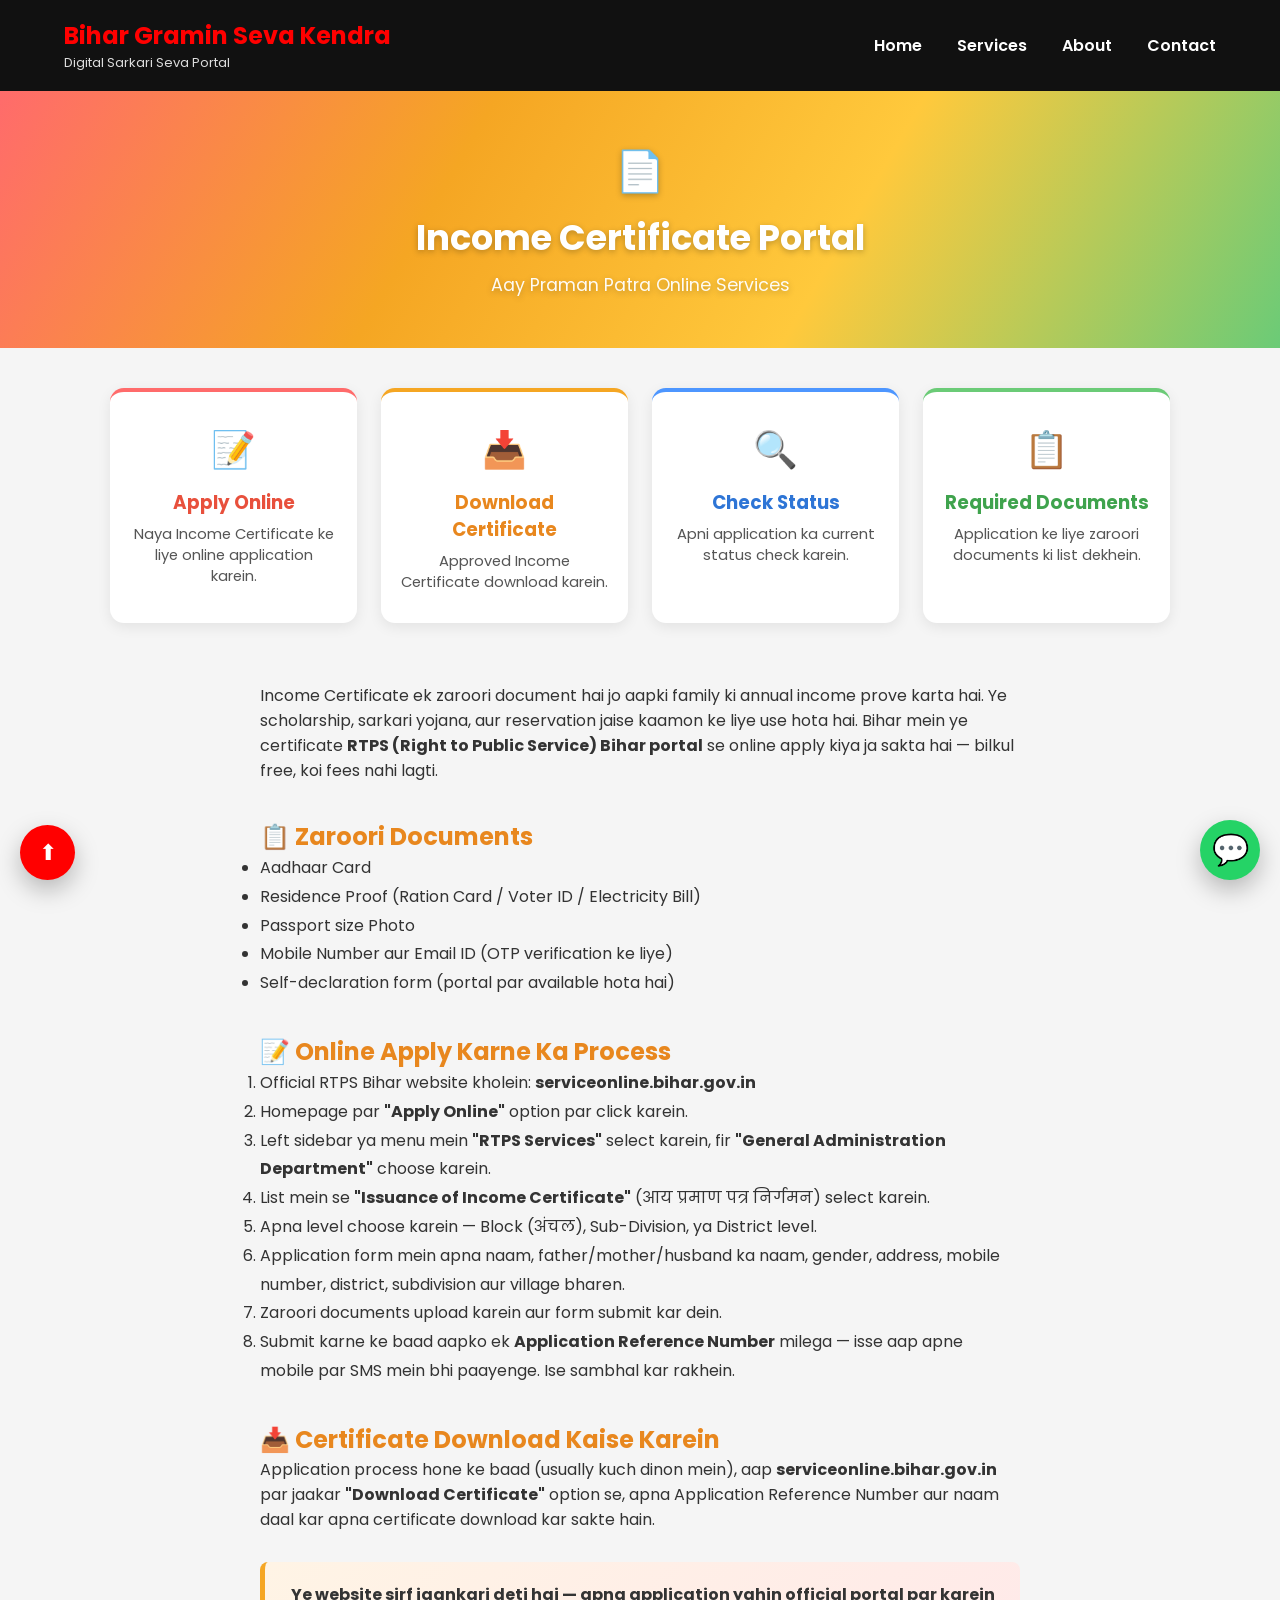
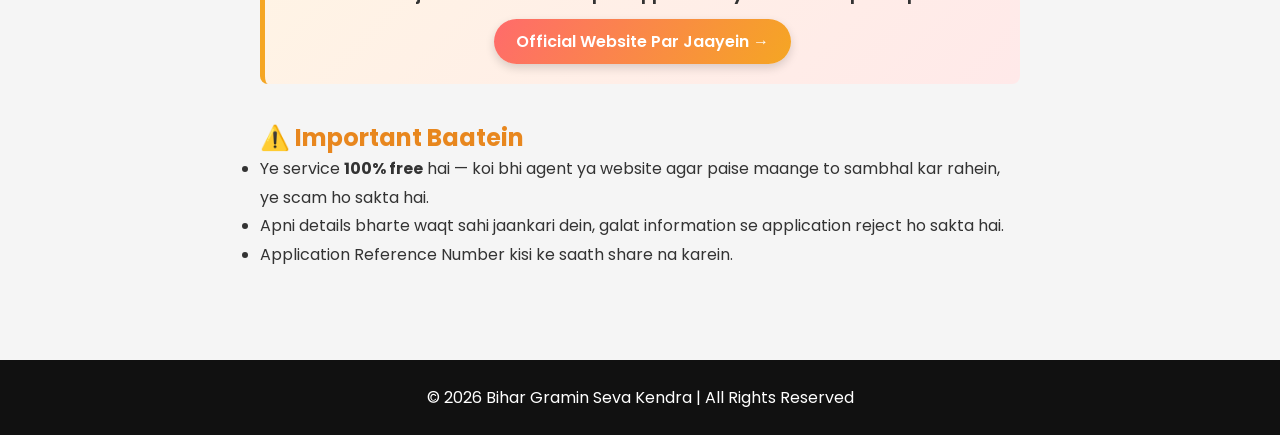
<file: services/income-certificate.html>
<!DOCTYPE html>
<html lang="en">
<head>
<meta charset="UTF-8">
<meta name="viewport" content="width=device-width, initial-scale=1.0">
<title>Income Certificate Kaise Banaye | Bihar Gramin Seva Kendra</title>
<meta name="description" content="Bihar Income Certificate online apply kaise karein - complete step-by-step guide. RTPS Bihar official portal se Aay Praman Patra banane ka poora process.">
<meta name="keywords" content="Bihar Income Certificate, Aay Praman Patra, RTPS Bihar, Income Certificate Apply Online">
<meta name="author" content="Bihar Gramin Seva Kendra">
<meta name="robots" content="index, follow">
<link rel="stylesheet" href="../style.css">
<link href="https://fonts.googleapis.com/css2?family=Poppins:wght@300;400;500;600;700&display=swap" rel="stylesheet">
<style>
  .ic-banner {
    background: linear-gradient(120deg, #FF6B6B 0%, #F5A623 35%, #FFC93C 65%, #6BCB77 100%);
    color: #fff;
    text-align: center;
    padding: 50px 20px;
    text-shadow: 0 2px 6px rgba(0,0,0,0.25);
  }
  .ic-banner .icon-badge {
    font-size: 40px;
    margin-bottom: 10px;
  }
  .ic-banner h1 {
    font-size: 2.2rem;
    margin: 0 0 8px 0;
  }
  .ic-banner p {
    font-size: 1.1rem;
    opacity: 0.95;
    margin: 0;
  }
  .ic-grid {
    display: grid;
    grid-template-columns: repeat(auto-fit, minmax(220px, 1fr));
    gap: 24px;
    max-width: 1100px;
    margin: 40px auto;
    padding: 0 20px;
  }
  .ic-card {
    background: #fff;
    border-radius: 14px;
    padding: 30px 20px;
    text-align: center;
    box-shadow: 0 4px 14px rgba(0,0,0,0.08);
    transition: transform 0.2s ease, box-shadow 0.2s ease;
    border-top: 4px solid #ccc;
    display: block;
    text-decoration: none;
    cursor: pointer;
  }
  .ic-card:hover {
    transform: translateY(-6px);
    box-shadow: 0 8px 22px rgba(0,0,0,0.13);
  }
  .ic-card:nth-child(1) { border-top-color: #FF6B6B; }
  .ic-card:nth-child(2) { border-top-color: #F5A623; }
  .ic-card:nth-child(3) { border-top-color: #4D96FF; }
  .ic-card:nth-child(4) { border-top-color: #6BCB77; }
  .ic-card:nth-child(1) h3 { color: #E8503C; }
  .ic-card:nth-child(2) h3 { color: #E8871E; }
  .ic-card:nth-child(3) h3 { color: #2E75D6; }
  .ic-card:nth-child(4) h3 { color: #3FA34D; }
  .ic-card .emoji {
    font-size: 36px;
    margin-bottom: 12px;
  }
  .ic-card h3 {
    margin: 0 0 8px 0;
    font-size: 1.15rem;
  }
  .ic-card p {
    color: #555;
    font-size: 0.92rem;
    margin: 0;
  }
  .ic-content {
    max-width: 800px;
    margin: 0 auto;
    padding: 20px 20px 50px 20px;
  }
  .ic-content h2 {
    color: #E8871E;
    margin-top: 36px;
  }
  .ic-content ul, .ic-content ol {
    line-height: 1.8;
  }
  .ic-official-box {
    background: linear-gradient(135deg, #FFF4E5, #FFE9E9);
    border-left: 5px solid #F5A623;
    border-radius: 8px;
    padding: 20px;
    margin: 30px 0;
    text-align: center;
  }
  .ic-official-box a {
    display: inline-block;
    margin-top: 12px;
    background: linear-gradient(120deg, #FF6B6B, #F5A623);
    color: #fff;
    padding: 10px 22px;
    border-radius: 30px;
    text-decoration: none;
    font-weight: 600;
    box-shadow: 0 4px 10px rgba(0,0,0,0.15);
  }
</style>
</head>
<body>

<!-- ================= HEADER ================= -->
<header>
<div class="container">
<div class="logo">
<h2>Bihar Gramin Seva Kendra</h2>
<p>Digital Sarkari Seva Portal</p>
</div>
<nav>
<a href="../index.html">Home</a>
<a href="../index.html#services">Services</a>
<a href="../about.html">About</a>
<a href="../contact.html">Contact</a>
</nav>
</div>
</header>

<!-- ================= COLORFUL BANNER ================= -->
<section class="ic-banner">
<div class="icon-badge">📄</div>
<h1>Income Certificate Portal</h1>
<p>Aay Praman Patra Online Services</p>
</section>

<!-- ================= FEATURE CARDS ================= -->
<section class="ic-grid">

<a href="https://serviceonline.bihar.gov.in/" target="_blank" rel="noopener" class="ic-card">
<div class="emoji">📝</div>
<h3>Apply Online</h3>
<p>Naya Income Certificate ke liye online application karein.</p>
</a>

<a href="https://swcs.bihar.gov.in/RtpsReportView/certificate_download.jsp" target="_blank" rel="noopener" class="ic-card">
<div class="emoji">📥</div>
<h3>Download Certificate</h3>
<p>Approved Income Certificate download karein.</p>
</a>

<a href="https://serviceonline.bihar.gov.in/officials/citizenApplication.html" target="_blank" rel="noopener" class="ic-card">
<div class="emoji">🔍</div>
<h3>Check Status</h3>
<p>Apni application ka current status check karein.</p>
</a>

<a href="#documents" class="ic-card">
<div class="emoji">📋</div>
<h3>Required Documents</h3>
<p>Application ke liye zaroori documents ki list dekhein.</p>
</a>

</section>

<!-- ================= DETAILED GUIDE ================= -->
<section class="ic-content">

<p>
Income Certificate ek zaroori document hai jo aapki family ki annual income prove karta hai.
Ye scholarship, sarkari yojana, aur reservation jaise kaamon ke liye use hota hai. Bihar mein
ye certificate <strong>RTPS (Right to Public Service) Bihar portal</strong> se online apply
kiya ja sakta hai — bilkul free, koi fees nahi lagti.
</p>

<h2 id="documents">📋 Zaroori Documents</h2>
<ul>
<li>Aadhaar Card</li>
<li>Residence Proof (Ration Card / Voter ID / Electricity Bill)</li>
<li>Passport size Photo</li>
<li>Mobile Number aur Email ID (OTP verification ke liye)</li>
<li>Self-declaration form (portal par available hota hai)</li>
</ul>

<h2>📝 Online Apply Karne Ka Process</h2>
<ol>
<li>Official RTPS Bihar website kholein: <strong>serviceonline.bihar.gov.in</strong></li>
<li>Homepage par <strong>"Apply Online"</strong> option par click karein.</li>
<li>Left sidebar ya menu mein <strong>"RTPS Services"</strong> select karein, fir <strong>"General Administration Department"</strong> choose karein.</li>
<li>List mein se <strong>"Issuance of Income Certificate"</strong> (आय प्रमाण पत्र निर्गमन) select karein.</li>
<li>Apna level choose karein — Block (अंचल), Sub-Division, ya District level.</li>
<li>Application form mein apna naam, father/mother/husband ka naam, gender, address, mobile number, district, subdivision aur village bharen.</li>
<li>Zaroori documents upload karein aur form submit kar dein.</li>
<li>Submit karne ke baad aapko ek <strong>Application Reference Number</strong> milega — isse aap apne mobile par SMS mein bhi paayenge. Ise sambhal kar rakhein.</li>
</ol>

<h2>📥 Certificate Download Kaise Karein</h2>
<p>
Application process hone ke baad (usually kuch dinon mein), aap <strong>serviceonline.bihar.gov.in</strong>
par jaakar <strong>"Download Certificate"</strong> option se, apna Application Reference Number aur
naam daal kar apna certificate download kar sakte hain.
</p>

<div class="ic-official-box">
<strong>Ye website sirf jaankari deti hai — apna application yahin official portal par karein</strong>
<br>
<a href="https://serviceonline.bihar.gov.in/" target="_blank" rel="noopener">
Official Website Par Jaayein →
</a>
</div>

<h2>⚠️ Important Baatein</h2>
<ul>
<li>Ye service <strong>100% free</strong> hai — koi bhi agent ya website agar paise maange to sambhal kar rahein, ye scam ho sakta hai.</li>
<li>Apni details bharte waqt sahi jaankari dein, galat information se application reject ho sakta hai.</li>
<li>Application Reference Number kisi ke saath share na karein.</li>
</ul>

</section>

<!-- ================= WHATSAPP ================= -->
<a href="https://wa.me/919876543210" class="whatsapp" target="_blank">💬</a>

<!-- ================= BACK TO TOP ================= -->
<button id="topBtn">⬆</button>

<!-- ================= FOOTER ================= -->
<footer>
<p>© 2026 Bihar Gramin Seva Kendra | All Rights Reserved</p>
</footer>

<script src="../script.js"></script>
</body>
</html>
</file>
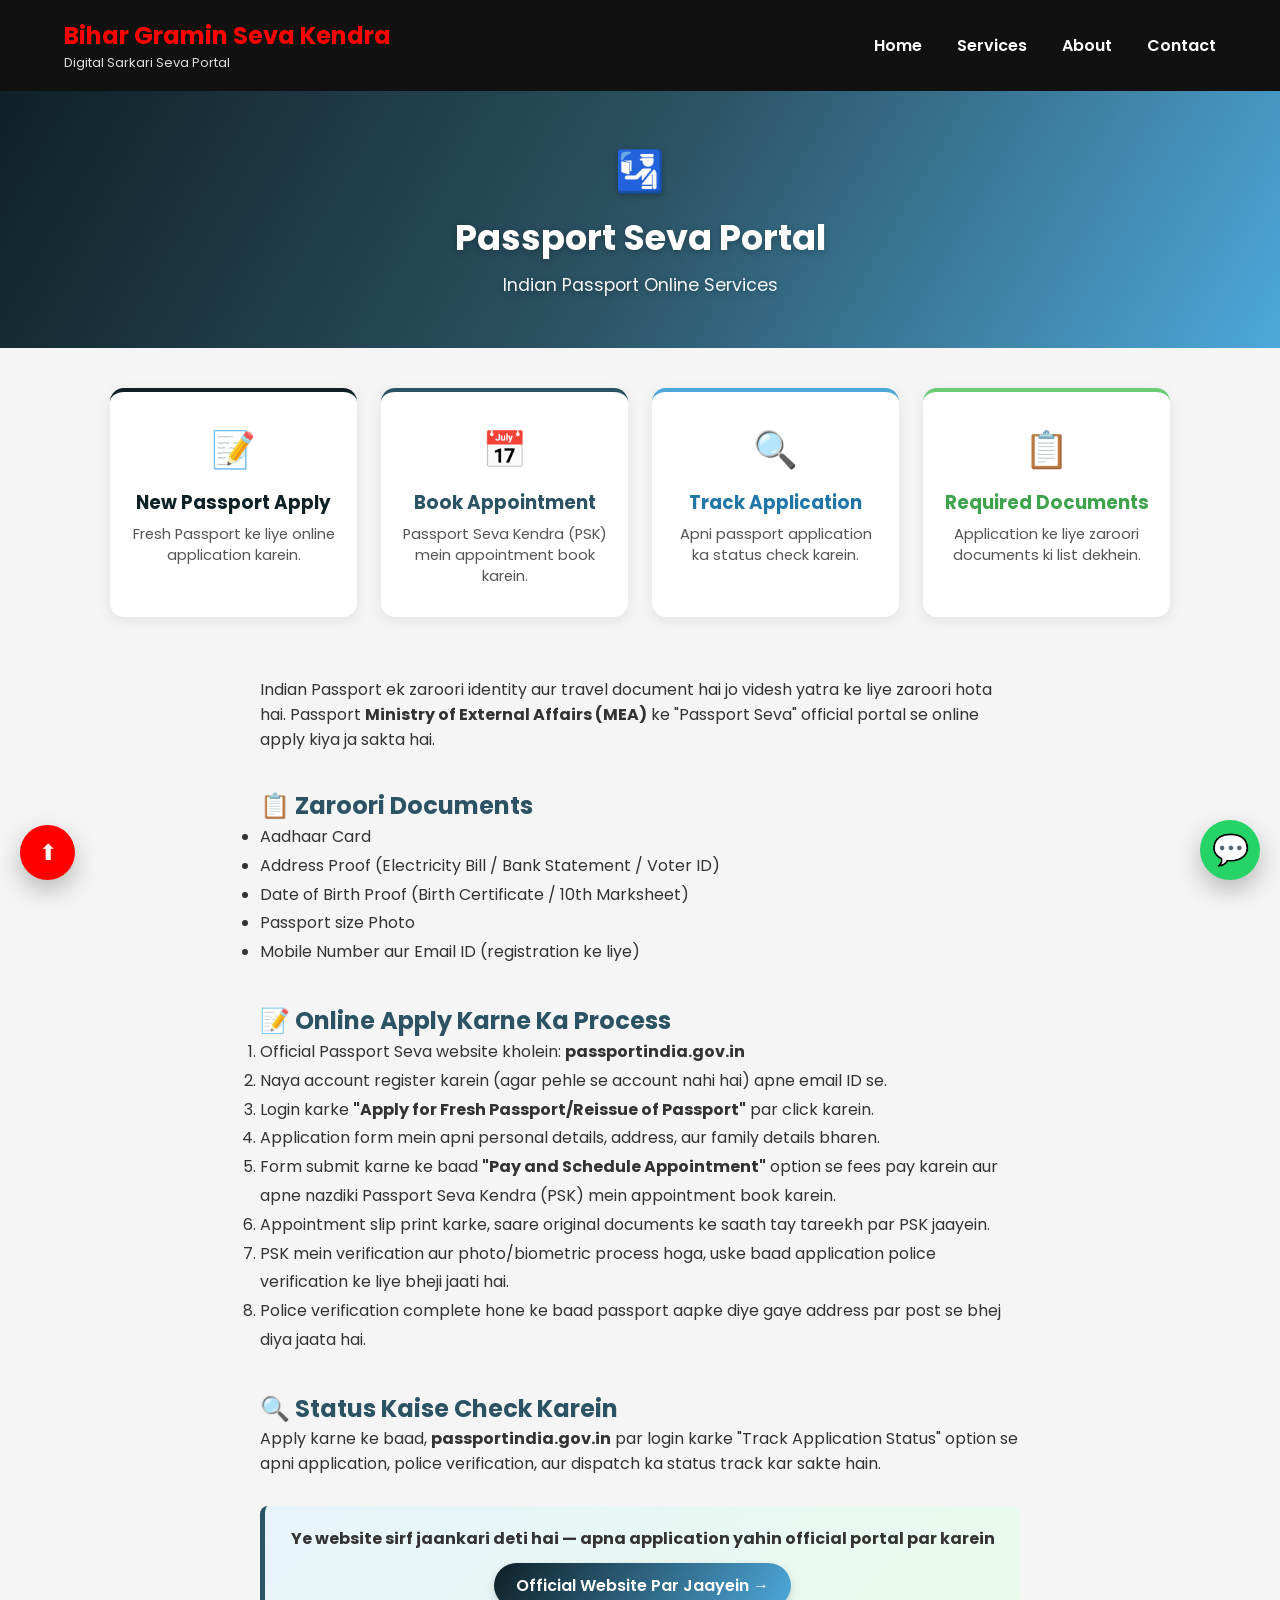
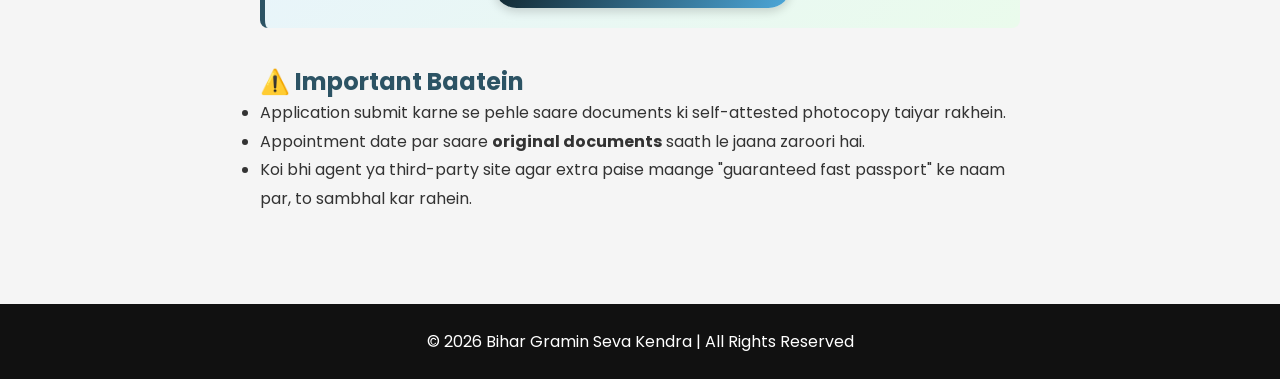
<file: services/passport.html>
<!DOCTYPE html>
<html lang="en">
<head>
<meta charset="UTF-8">
<meta name="viewport" content="width=device-width, initial-scale=1.0">
<title>Passport Kaise Banaye | Bihar Gramin Seva Kendra</title>
<meta name="description" content="Indian Passport online apply kaise karein - complete step-by-step guide. Passport Seva official portal se new passport, renewal aur appointment ka poora process.">
<meta name="keywords" content="Passport Apply Online, Passport Seva, Indian Passport Bihar, Passport Appointment, Passport Renewal">
<meta name="author" content="Bihar Gramin Seva Kendra">
<meta name="robots" content="index, follow">
<link rel="stylesheet" href="../style.css">
<link href="https://fonts.googleapis.com/css2?family=Poppins:wght@300;400;500;600;700&display=swap" rel="stylesheet">
<style>
  .ps-banner {
    background: linear-gradient(120deg, #0F2027 0%, #2C5364 50%, #4DA8DA 100%);
    color: #fff;
    text-align: center;
    padding: 50px 20px;
    text-shadow: 0 2px 6px rgba(0,0,0,0.25);
  }
  .ps-banner .icon-badge { font-size: 40px; margin-bottom: 10px; }
  .ps-banner h1 { font-size: 2.2rem; margin: 0 0 8px 0; }
  .ps-banner p { font-size: 1.1rem; opacity: 0.95; margin: 0; }
  .ps-grid {
    display: grid;
    grid-template-columns: repeat(auto-fit, minmax(220px, 1fr));
    gap: 24px;
    max-width: 1100px;
    margin: 40px auto;
    padding: 0 20px;
  }
  .ps-card {
    background: #fff;
    border-radius: 14px;
    padding: 30px 20px;
    text-align: center;
    box-shadow: 0 4px 14px rgba(0,0,0,0.08);
    transition: transform 0.2s ease, box-shadow 0.2s ease;
    border-top: 4px solid #ccc;
    display: block;
    text-decoration: none;
    cursor: pointer;
  }
  .ps-card:hover { transform: translateY(-6px); box-shadow: 0 8px 22px rgba(0,0,0,0.13); }
  .ps-card:nth-child(1) { border-top-color: #0F2027; }
  .ps-card:nth-child(2) { border-top-color: #2C5364; }
  .ps-card:nth-child(3) { border-top-color: #4DA8DA; }
  .ps-card:nth-child(4) { border-top-color: #6BCB77; }
  .ps-card:nth-child(1) h3 { color: #0F2027; }
  .ps-card:nth-child(2) h3 { color: #2C5364; }
  .ps-card:nth-child(3) h3 { color: #2178A8; }
  .ps-card:nth-child(4) h3 { color: #3FA34D; }
  .ps-card .emoji { font-size: 36px; margin-bottom: 12px; }
  .ps-card h3 { margin: 0 0 8px 0; font-size: 1.15rem; }
  .ps-card p { color: #555; font-size: 0.92rem; margin: 0; }
  .ps-content { max-width: 800px; margin: 0 auto; padding: 20px 20px 50px 20px; }
  .ps-content h2 { color: #2C5364; margin-top: 36px; }
  .ps-content ul, .ps-content ol { line-height: 1.8; }
  .ps-official-box {
    background: linear-gradient(135deg, #E8F4FB, #EAFBEC);
    border-left: 5px solid #2C5364;
    border-radius: 8px;
    padding: 20px;
    margin: 30px 0;
    text-align: center;
  }
  .ps-official-box a {
    display: inline-block;
    margin-top: 12px;
    background: linear-gradient(120deg, #0F2027, #4DA8DA);
    color: #fff;
    padding: 10px 22px;
    border-radius: 30px;
    text-decoration: none;
    font-weight: 600;
    box-shadow: 0 4px 10px rgba(0,0,0,0.15);
  }
</style>
</head>
<body>

<header>
<div class="container">
<div class="logo">
<h2>Bihar Gramin Seva Kendra</h2>
<p>Digital Sarkari Seva Portal</p>
</div>
<nav>
<a href="../index.html">Home</a>
<a href="../index.html#services">Services</a>
<a href="../about.html">About</a>
<a href="../contact.html">Contact</a>
</nav>
</div>
</header>

<section class="ps-banner">
<div class="icon-badge">🛂</div>
<h1>Passport Seva Portal</h1>
<p>Indian Passport Online Services</p>
</section>

<section class="ps-grid">

<a href="https://www.passportindia.gov.in/psp" target="_blank" rel="noopener" class="ps-card">
<div class="emoji">📝</div>
<h3>New Passport Apply</h3>
<p>Fresh Passport ke liye online application karein.</p>
</a>

<a href="https://www.passportindia.gov.in/psp" target="_blank" rel="noopener" class="ps-card">
<div class="emoji">📅</div>
<h3>Book Appointment</h3>
<p>Passport Seva Kendra (PSK) mein appointment book karein.</p>
</a>

<a href="https://www.passportindia.gov.in/psp" target="_blank" rel="noopener" class="ps-card">
<div class="emoji">🔍</div>
<h3>Track Application</h3>
<p>Apni passport application ka status check karein.</p>
</a>

<a href="#documents" class="ps-card">
<div class="emoji">📋</div>
<h3>Required Documents</h3>
<p>Application ke liye zaroori documents ki list dekhein.</p>
</a>

</section>

<section class="ps-content">

<p>
Indian Passport ek zaroori identity aur travel document hai jo videsh yatra ke liye
zaroori hota hai. Passport <strong>Ministry of External Affairs (MEA)</strong> ke
"Passport Seva" official portal se online apply kiya ja sakta hai.
</p>

<h2 id="documents">📋 Zaroori Documents</h2>
<ul>
<li>Aadhaar Card</li>
<li>Address Proof (Electricity Bill / Bank Statement / Voter ID)</li>
<li>Date of Birth Proof (Birth Certificate / 10th Marksheet)</li>
<li>Passport size Photo</li>
<li>Mobile Number aur Email ID (registration ke liye)</li>
</ul>

<h2>📝 Online Apply Karne Ka Process</h2>
<ol>
<li>Official Passport Seva website kholein: <strong>passportindia.gov.in</strong></li>
<li>Naya account register karein (agar pehle se account nahi hai) apne email ID se.</li>
<li>Login karke <strong>"Apply for Fresh Passport/Reissue of Passport"</strong> par click karein.</li>
<li>Application form mein apni personal details, address, aur family details bharen.</li>
<li>Form submit karne ke baad <strong>"Pay and Schedule Appointment"</strong> option se fees pay karein aur apne nazdiki Passport Seva Kendra (PSK) mein appointment book karein.</li>
<li>Appointment slip print karke, saare original documents ke saath tay tareekh par PSK jaayein.</li>
<li>PSK mein verification aur photo/biometric process hoga, uske baad application police verification ke liye bheji jaati hai.</li>
<li>Police verification complete hone ke baad passport aapke diye gaye address par post se bhej diya jaata hai.</li>
</ol>

<h2>🔍 Status Kaise Check Karein</h2>
<p>
Apply karne ke baad, <strong>passportindia.gov.in</strong> par login karke "Track Application Status"
option se apni application, police verification, aur dispatch ka status track kar sakte hain.
</p>

<div class="ps-official-box">
<strong>Ye website sirf jaankari deti hai — apna application yahin official portal par karein</strong>
<br>
<a href="https://www.passportindia.gov.in/psp" target="_blank" rel="noopener">
Official Website Par Jaayein →
</a>
</div>

<h2>⚠️ Important Baatein</h2>
<ul>
<li>Application submit karne se pehle saare documents ki self-attested photocopy taiyar rakhein.</li>
<li>Appointment date par saare <strong>original documents</strong> saath le jaana zaroori hai.</li>
<li>Koi bhi agent ya third-party site agar extra paise maange "guaranteed fast passport" ke naam par, to sambhal kar rahein.</li>
</ul>

</section>

<a href="https://wa.me/919876543210" class="whatsapp" target="_blank">💬</a>
<button id="topBtn">⬆</button>

<footer>
<p>© 2026 Bihar Gramin Seva Kendra | All Rights Reserved</p>
</footer>

<script src="../script.js"></script>
</body>
</html>
</file>
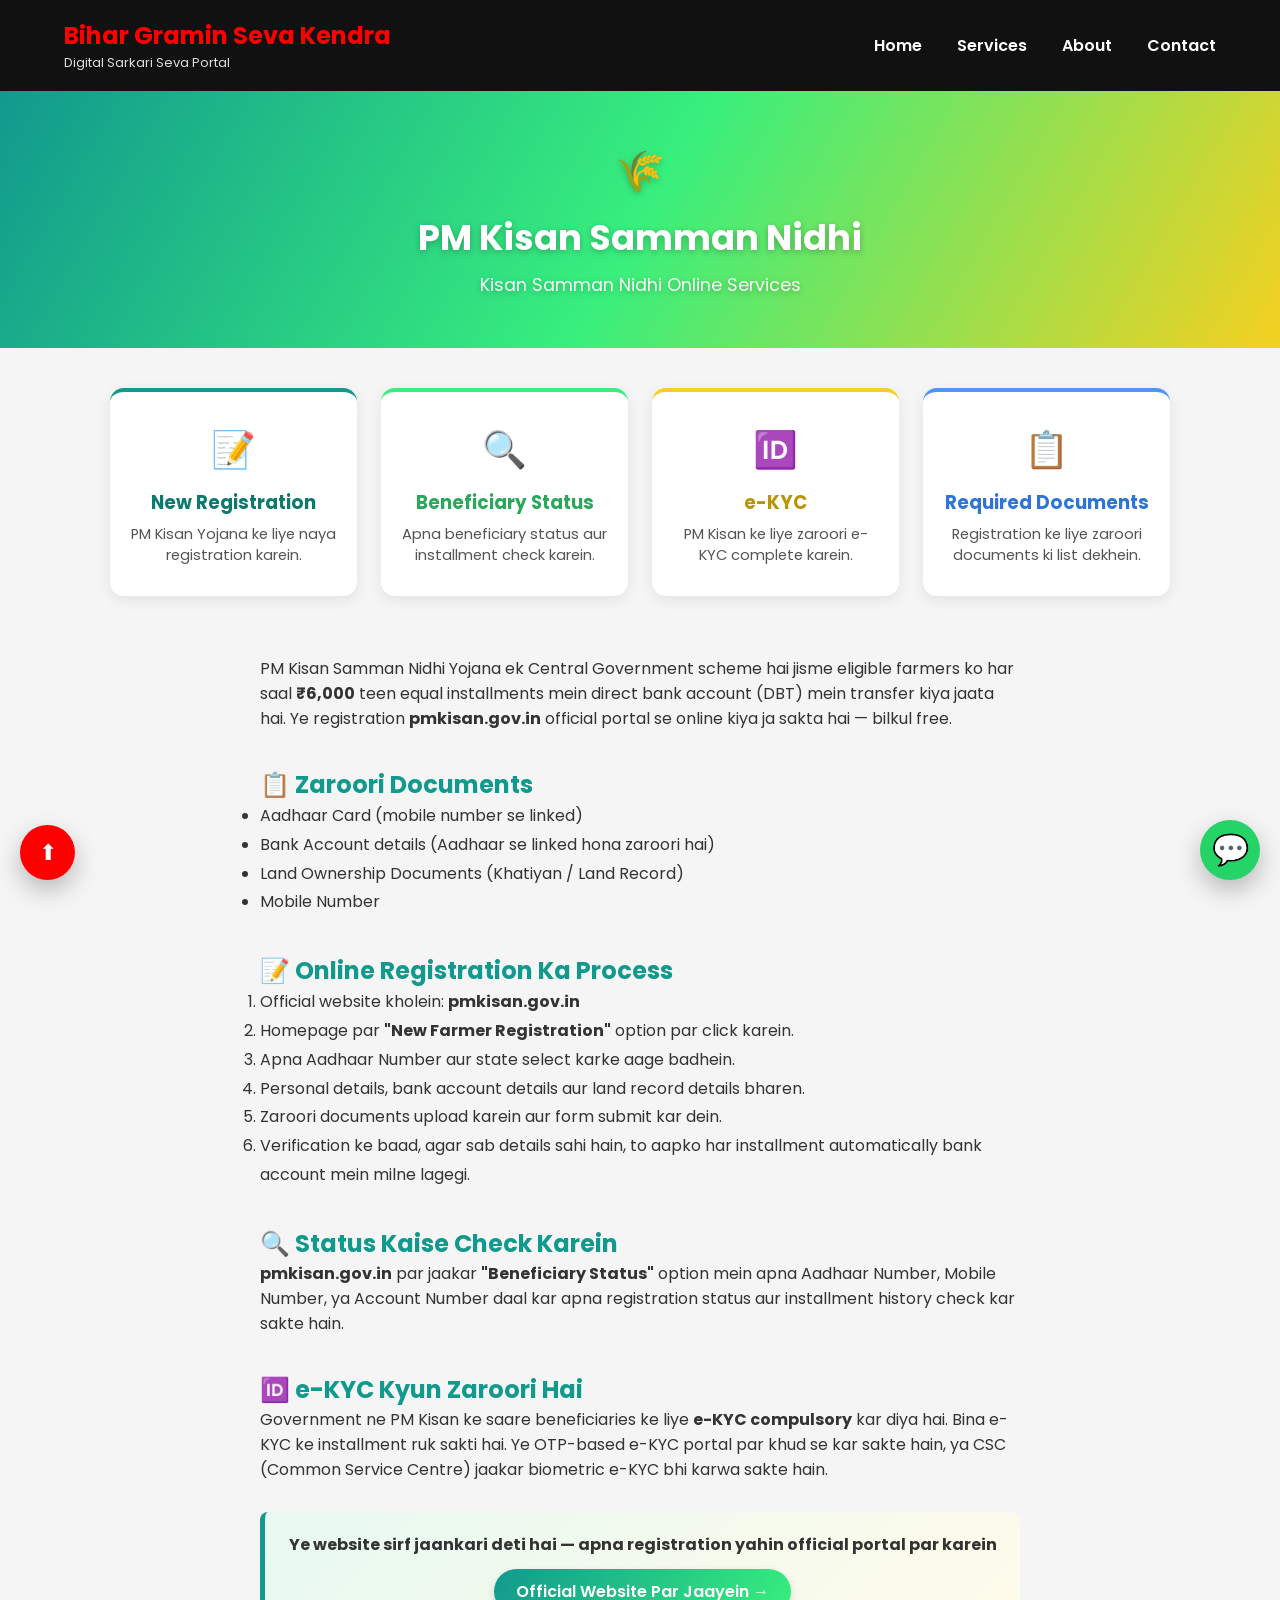
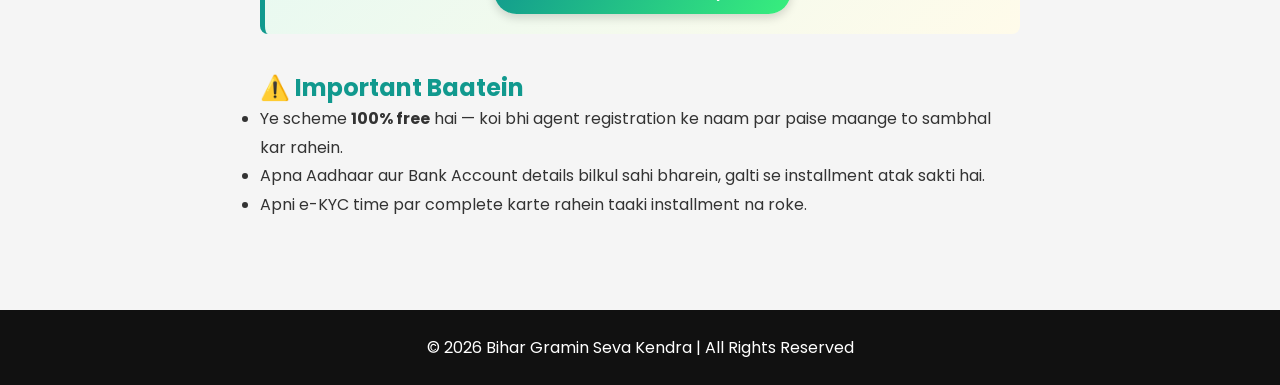
<file: services/pm-kisan.html>
<!DOCTYPE html>
<html lang="en">
<head>
<meta charset="UTF-8">
<meta name="viewport" content="width=device-width, initial-scale=1.0">
<title>PM Kisan Yojana Kaise Apply Karein | Bihar Gramin Seva Kendra</title>
<meta name="description" content="PM Kisan Samman Nidhi Yojana online registration, beneficiary status aur e-KYC kaise karein - complete step-by-step guide.">
<meta name="keywords" content="PM Kisan, PM Kisan Samman Nidhi, PM Kisan Registration, PM Kisan Status, PM Kisan Bihar">
<meta name="author" content="Bihar Gramin Seva Kendra">
<meta name="robots" content="index, follow">
<link rel="stylesheet" href="../style.css">
<link href="https://fonts.googleapis.com/css2?family=Poppins:wght@300;400;500;600;700&display=swap" rel="stylesheet">
<style>
  .pk-banner {
    background: linear-gradient(120deg, #11998E 0%, #38EF7D 50%, #F5D020 100%);
    color: #fff;
    text-align: center;
    padding: 50px 20px;
    text-shadow: 0 2px 6px rgba(0,0,0,0.25);
  }
  .pk-banner .icon-badge { font-size: 40px; margin-bottom: 10px; }
  .pk-banner h1 { font-size: 2.2rem; margin: 0 0 8px 0; }
  .pk-banner p { font-size: 1.1rem; opacity: 0.95; margin: 0; }
  .pk-grid {
    display: grid;
    grid-template-columns: repeat(auto-fit, minmax(220px, 1fr));
    gap: 24px;
    max-width: 1100px;
    margin: 40px auto;
    padding: 0 20px;
  }
  .pk-card {
    background: #fff;
    border-radius: 14px;
    padding: 30px 20px;
    text-align: center;
    box-shadow: 0 4px 14px rgba(0,0,0,0.08);
    transition: transform 0.2s ease, box-shadow 0.2s ease;
    border-top: 4px solid #ccc;
    display: block;
    text-decoration: none;
    cursor: pointer;
  }
  .pk-card:hover { transform: translateY(-6px); box-shadow: 0 8px 22px rgba(0,0,0,0.13); }
  .pk-card:nth-child(1) { border-top-color: #11998E; }
  .pk-card:nth-child(2) { border-top-color: #38EF7D; }
  .pk-card:nth-child(3) { border-top-color: #F5D020; }
  .pk-card:nth-child(4) { border-top-color: #4D96FF; }
  .pk-card:nth-child(1) h3 { color: #0D7A70; }
  .pk-card:nth-child(2) h3 { color: #2CA85C; }
  .pk-card:nth-child(3) h3 { color: #B9950A; }
  .pk-card:nth-child(4) h3 { color: #2E75D6; }
  .pk-card .emoji { font-size: 36px; margin-bottom: 12px; }
  .pk-card h3 { margin: 0 0 8px 0; font-size: 1.15rem; }
  .pk-card p { color: #555; font-size: 0.92rem; margin: 0; }
  .pk-content { max-width: 800px; margin: 0 auto; padding: 20px 20px 50px 20px; }
  .pk-content h2 { color: #11998E; margin-top: 36px; }
  .pk-content ul, .pk-content ol { line-height: 1.8; }
  .pk-official-box {
    background: linear-gradient(135deg, #E7F9F1, #FFFBEA);
    border-left: 5px solid #11998E;
    border-radius: 8px;
    padding: 20px;
    margin: 30px 0;
    text-align: center;
  }
  .pk-official-box a {
    display: inline-block;
    margin-top: 12px;
    background: linear-gradient(120deg, #11998E, #38EF7D);
    color: #fff;
    padding: 10px 22px;
    border-radius: 30px;
    text-decoration: none;
    font-weight: 600;
    box-shadow: 0 4px 10px rgba(0,0,0,0.15);
  }
</style>
</head>
<body>

<header>
<div class="container">
<div class="logo">
<h2>Bihar Gramin Seva Kendra</h2>
<p>Digital Sarkari Seva Portal</p>
</div>
<nav>
<a href="../index.html">Home</a>
<a href="../index.html#services">Services</a>
<a href="../about.html">About</a>
<a href="../contact.html">Contact</a>
</nav>
</div>
</header>

<section class="pk-banner">
<div class="icon-badge">🌾</div>
<h1>PM Kisan Samman Nidhi</h1>
<p>Kisan Samman Nidhi Online Services</p>
</section>

<section class="pk-grid">

<a href="https://pmkisan.gov.in/" target="_blank" rel="noopener" class="pk-card">
<div class="emoji">📝</div>
<h3>New Registration</h3>
<p>PM Kisan Yojana ke liye naya registration karein.</p>
</a>

<a href="https://pmkisan.gov.in/" target="_blank" rel="noopener" class="pk-card">
<div class="emoji">🔍</div>
<h3>Beneficiary Status</h3>
<p>Apna beneficiary status aur installment check karein.</p>
</a>

<a href="https://pmkisan.gov.in/" target="_blank" rel="noopener" class="pk-card">
<div class="emoji">🆔</div>
<h3>e-KYC</h3>
<p>PM Kisan ke liye zaroori e-KYC complete karein.</p>
</a>

<a href="#documents" class="pk-card">
<div class="emoji">📋</div>
<h3>Required Documents</h3>
<p>Registration ke liye zaroori documents ki list dekhein.</p>
</a>

</section>

<section class="pk-content">

<p>
PM Kisan Samman Nidhi Yojana ek Central Government scheme hai jisme eligible farmers ko
har saal <strong>₹6,000</strong> teen equal installments mein direct bank account (DBT) mein
transfer kiya jaata hai. Ye registration <strong>pmkisan.gov.in</strong> official portal se
online kiya ja sakta hai — bilkul free.
</p>

<h2 id="documents">📋 Zaroori Documents</h2>
<ul>
<li>Aadhaar Card (mobile number se linked)</li>
<li>Bank Account details (Aadhaar se linked hona zaroori hai)</li>
<li>Land Ownership Documents (Khatiyan / Land Record)</li>
<li>Mobile Number</li>
</ul>

<h2>📝 Online Registration Ka Process</h2>
<ol>
<li>Official website kholein: <strong>pmkisan.gov.in</strong></li>
<li>Homepage par <strong>"New Farmer Registration"</strong> option par click karein.</li>
<li>Apna Aadhaar Number aur state select karke aage badhein.</li>
<li>Personal details, bank account details aur land record details bharen.</li>
<li>Zaroori documents upload karein aur form submit kar dein.</li>
<li>Verification ke baad, agar sab details sahi hain, to aapko har installment automatically bank account mein milne lagegi.</li>
</ol>

<h2>🔍 Status Kaise Check Karein</h2>
<p>
<strong>pmkisan.gov.in</strong> par jaakar <strong>"Beneficiary Status"</strong> option mein
apna Aadhaar Number, Mobile Number, ya Account Number daal kar apna registration status aur
installment history check kar sakte hain.
</p>

<h2>🆔 e-KYC Kyun Zaroori Hai</h2>
<p>
Government ne PM Kisan ke saare beneficiaries ke liye <strong>e-KYC compulsory</strong> kar diya hai.
Bina e-KYC ke installment ruk sakti hai. Ye OTP-based e-KYC portal par khud se kar sakte hain,
ya CSC (Common Service Centre) jaakar biometric e-KYC bhi karwa sakte hain.
</p>

<div class="pk-official-box">
<strong>Ye website sirf jaankari deti hai — apna registration yahin official portal par karein</strong>
<br>
<a href="https://pmkisan.gov.in/" target="_blank" rel="noopener">
Official Website Par Jaayein →
</a>
</div>

<h2>⚠️ Important Baatein</h2>
<ul>
<li>Ye scheme <strong>100% free</strong> hai — koi bhi agent registration ke naam par paise maange to sambhal kar rahein.</li>
<li>Apna Aadhaar aur Bank Account details bilkul sahi bharein, galti se installment atak sakti hai.</li>
<li>Apni e-KYC time par complete karte rahein taaki installment na roke.</li>
</ul>

</section>

<a href="https://wa.me/919876543210" class="whatsapp" target="_blank">💬</a>
<button id="topBtn">⬆</button>

<footer>
<p>© 2026 Bihar Gramin Seva Kendra | All Rights Reserved</p>
</footer>

<script src="../script.js"></script>
</body>
</html>
</file>
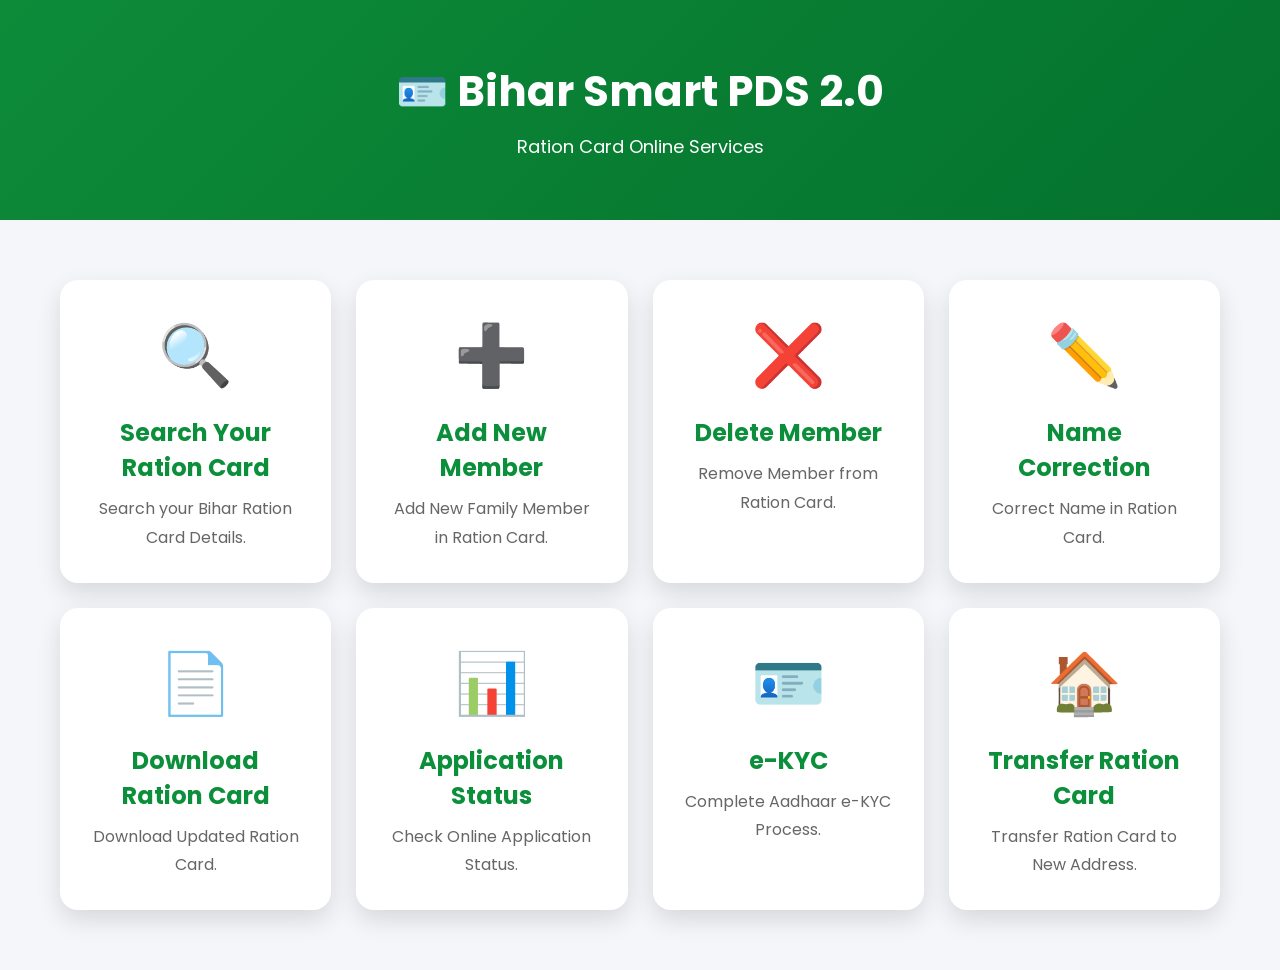
<file: services/ration-card.html>
<!DOCTYPE html>
<html lang="hi">

<head>

<meta charset="UTF-8">

<meta name="viewport" content="width=device-width, initial-scale=1.0">

<title>Bihar Ration Card Services</title>

<link rel="stylesheet" href="../style.css">

<link href="https://fonts.googleapis.com/css2?family=Poppins:wght@300;400;600;700&display=swap" rel="stylesheet">

<style>

body{

font-family:Poppins,sans-serif;

background:#f4f6f9;

}

.rc-header{

background:linear-gradient(135deg,#0d8b39,#04722d);

padding:60px 20px;

text-align:center;

color:#fff;

}

.rc-header h1{

font-size:42px;

}

.rc-header p{

font-size:18px;

margin-top:10px;

}

.rc-grid{

max-width:1200px;

margin:40px auto;

display:grid;

grid-template-columns:repeat(auto-fit,minmax(260px,1fr));

gap:25px;

padding:20px;

}

.rc-card{

background:#fff;

border-radius:18px;

padding:30px;

text-align:center;

text-decoration:none;

color:#333;

box-shadow:0 10px 25px rgba(0,0,0,.12);

transition:.35s;

}

.rc-card:hover{

transform:translateY(-10px);

}

.rc-icon{

font-size:60px;

margin-bottom:15px;

}

.rc-card h2{

color:#0b8f3a;

font-size:24px;

margin-bottom:10px;

}

.rc-card p{

line-height:1.8;

color:#666;

}

</style>

</head>

<body>

<section class="rc-header">

<h1>🪪 Bihar Smart PDS 2.0</h1>

<p>Ration Card Online Services</p>

</section>

<section class="rc-grid">

<a href="search-ration-card.html" class="rc-card">

<div class="rc-icon">🔍</div>

<h2>Search Your Ration Card</h2>

<p>Search your Bihar Ration Card Details.</p>

</a>

<a href="add-member.html" class="rc-card">

<div class="rc-icon">➕</div>

<h2>Add New Member</h2>

<p>Add New Family Member in Ration Card.</p>

</a>

<a href="delete-member.html" class="rc-card">

<div class="rc-icon">❌</div>

<h2>Delete Member</h2>

<p>Remove Member from Ration Card.</p>

</a>

<a href="name-correction.html" class="rc-card">

<div class="rc-icon">✏️</div>

<h2>Name Correction</h2>

<p>Correct Name in Ration Card.</p>

</a>

<a href="download-ration-card.html" class="rc-card">

<div class="rc-icon">📄</div>

<h2>Download Ration Card</h2>

<p>Download Updated Ration Card.</p>

</a>

<a href="status.html" class="rc-card">

<div class="rc-icon">📊</div>

<h2>Application Status</h2>

<p>Check Online Application Status.</p>

</a>

<a href="ekyc.html" class="rc-card">

<div class="rc-icon">🪪</div>

<h2>e-KYC</h2>

<p>Complete Aadhaar e-KYC Process.</p>

</a>

<a href="transfer.html" class="rc-card">

<div class="rc-icon">🏠</div>

<h2>Transfer Ration Card</h2>

<p>Transfer Ration Card to New Address.</p>

</a>

</section>

</body>

</html>
</file>
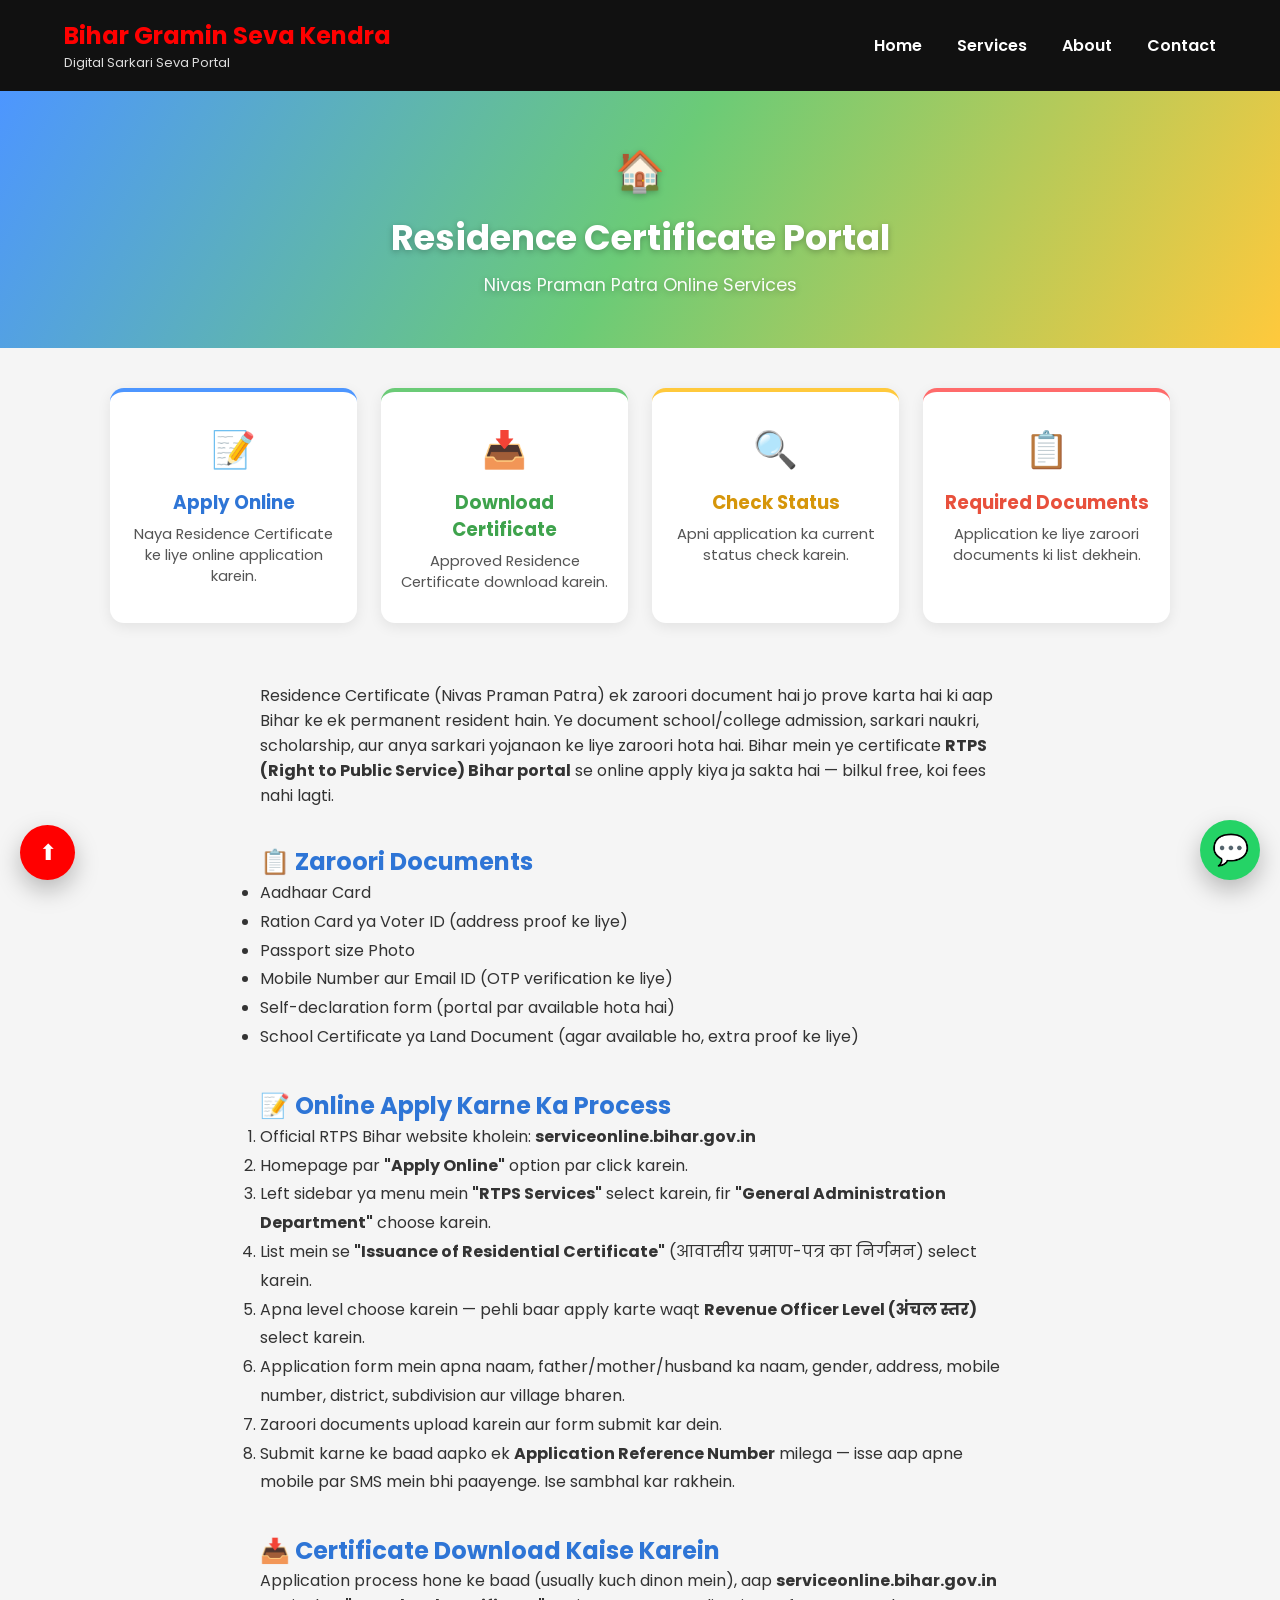
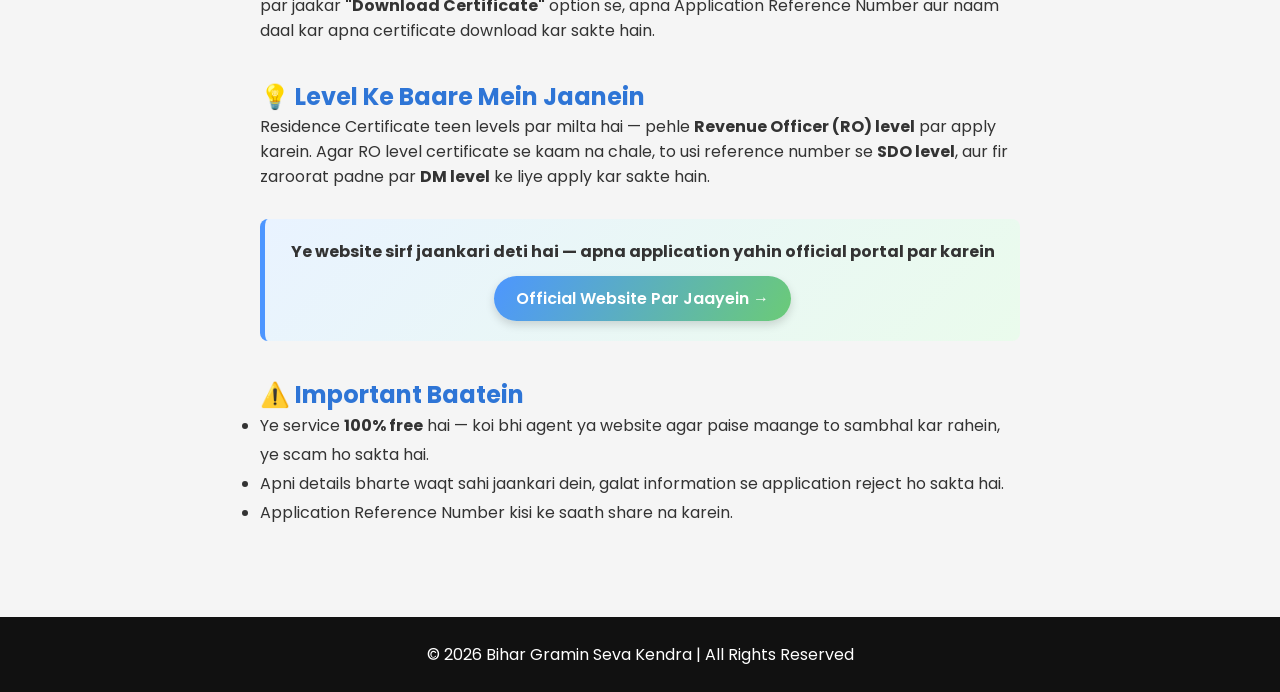
<file: services/residence-certificate.html>
<!DOCTYPE html>
<html lang="en">
<head>
<meta charset="UTF-8">
<meta name="viewport" content="width=device-width, initial-scale=1.0">
<title>Residence Certificate Kaise Banaye | Bihar Gramin Seva Kendra</title>
<meta name="description" content="Bihar Residence Certificate (Nivas Praman Patra) online apply kaise karein - complete step-by-step guide. RTPS Bihar official portal se poora process.">
<meta name="keywords" content="Bihar Residence Certificate, Nivas Praman Patra, RTPS Bihar, Residence Certificate Apply Online, Domicile Certificate Bihar">
<meta name="author" content="Bihar Gramin Seva Kendra">
<meta name="robots" content="index, follow">
<link rel="stylesheet" href="../style.css">
<link href="https://fonts.googleapis.com/css2?family=Poppins:wght@300;400;500;600;700&display=swap" rel="stylesheet">
<style>
  .rc-banner {
    background: linear-gradient(120deg, #4D96FF 0%, #6BCB77 50%, #FFC93C 100%);
    color: #fff;
    text-align: center;
    padding: 50px 20px;
    text-shadow: 0 2px 6px rgba(0,0,0,0.25);
  }
  .rc-banner .icon-badge {
    font-size: 40px;
    margin-bottom: 10px;
  }
  .rc-banner h1 {
    font-size: 2.2rem;
    margin: 0 0 8px 0;
  }
  .rc-banner p {
    font-size: 1.1rem;
    opacity: 0.95;
    margin: 0;
  }
  .rc-grid {
    display: grid;
    grid-template-columns: repeat(auto-fit, minmax(220px, 1fr));
    gap: 24px;
    max-width: 1100px;
    margin: 40px auto;
    padding: 0 20px;
  }
  .rc-card {
    background: #fff;
    border-radius: 14px;
    padding: 30px 20px;
    text-align: center;
    box-shadow: 0 4px 14px rgba(0,0,0,0.08);
    transition: transform 0.2s ease, box-shadow 0.2s ease;
    border-top: 4px solid #ccc;
    display: block;
    text-decoration: none;
    cursor: pointer;
  }
  .rc-card:hover {
    transform: translateY(-6px);
    box-shadow: 0 8px 22px rgba(0,0,0,0.13);
  }
  .rc-card:nth-child(1) { border-top-color: #4D96FF; }
  .rc-card:nth-child(2) { border-top-color: #6BCB77; }
  .rc-card:nth-child(3) { border-top-color: #FFC93C; }
  .rc-card:nth-child(4) { border-top-color: #FF6B6B; }
  .rc-card:nth-child(1) h3 { color: #2E75D6; }
  .rc-card:nth-child(2) h3 { color: #3FA34D; }
  .rc-card:nth-child(3) h3 { color: #D6960A; }
  .rc-card:nth-child(4) h3 { color: #E8503C; }
  .rc-card .emoji {
    font-size: 36px;
    margin-bottom: 12px;
  }
  .rc-card h3 {
    margin: 0 0 8px 0;
    font-size: 1.15rem;
  }
  .rc-card p {
    color: #555;
    font-size: 0.92rem;
    margin: 0;
  }
  .rc-content {
    max-width: 800px;
    margin: 0 auto;
    padding: 20px 20px 50px 20px;
  }
  .rc-content h2 {
    color: #2E75D6;
    margin-top: 36px;
  }
  .rc-content ul, .rc-content ol {
    line-height: 1.8;
  }
  .rc-official-box {
    background: linear-gradient(135deg, #E9F3FF, #EAFBEC);
    border-left: 5px solid #4D96FF;
    border-radius: 8px;
    padding: 20px;
    margin: 30px 0;
    text-align: center;
  }
  .rc-official-box a {
    display: inline-block;
    margin-top: 12px;
    background: linear-gradient(120deg, #4D96FF, #6BCB77);
    color: #fff;
    padding: 10px 22px;
    border-radius: 30px;
    text-decoration: none;
    font-weight: 600;
    box-shadow: 0 4px 10px rgba(0,0,0,0.15);
  }
</style>
</head>
<body>

<!-- ================= HEADER ================= -->
<header>
<div class="container">
<div class="logo">
<h2>Bihar Gramin Seva Kendra</h2>
<p>Digital Sarkari Seva Portal</p>
</div>
<nav>
<a href="../index.html">Home</a>
<a href="../index.html#services">Services</a>
<a href="../about.html">About</a>
<a href="../contact.html">Contact</a>
</nav>
</div>
</header>

<!-- ================= COLORFUL BANNER ================= -->
<section class="rc-banner">
<div class="icon-badge">🏠</div>
<h1>Residence Certificate Portal</h1>
<p>Nivas Praman Patra Online Services</p>
</section>

<!-- ================= FEATURE CARDS ================= -->
<section class="rc-grid">

<a href="https://serviceonline.bihar.gov.in/" target="_blank" rel="noopener" class="rc-card">
<div class="emoji">📝</div>
<h3>Apply Online</h3>
<p>Naya Residence Certificate ke liye online application karein.</p>
</a>

<a href="https://swcs.bihar.gov.in/RtpsReportView/certificate_download.jsp" target="_blank" rel="noopener" class="rc-card">
<div class="emoji">📥</div>
<h3>Download Certificate</h3>
<p>Approved Residence Certificate download karein.</p>
</a>

<a href="https://serviceonline.bihar.gov.in/officials/citizenApplication.html" target="_blank" rel="noopener" class="rc-card">
<div class="emoji">🔍</div>
<h3>Check Status</h3>
<p>Apni application ka current status check karein.</p>
</a>

<a href="#documents" class="rc-card">
<div class="emoji">📋</div>
<h3>Required Documents</h3>
<p>Application ke liye zaroori documents ki list dekhein.</p>
</a>

</section>

<!-- ================= DETAILED GUIDE ================= -->
<section class="rc-content">

<p>
Residence Certificate (Nivas Praman Patra) ek zaroori document hai jo prove karta hai ki
aap Bihar ke ek permanent resident hain. Ye document school/college admission, sarkari
naukri, scholarship, aur anya sarkari yojanaon ke liye zaroori hota hai. Bihar mein
ye certificate <strong>RTPS (Right to Public Service) Bihar portal</strong> se online apply
kiya ja sakta hai — bilkul free, koi fees nahi lagti.
</p>

<h2 id="documents">📋 Zaroori Documents</h2>
<ul>
<li>Aadhaar Card</li>
<li>Ration Card ya Voter ID (address proof ke liye)</li>
<li>Passport size Photo</li>
<li>Mobile Number aur Email ID (OTP verification ke liye)</li>
<li>Self-declaration form (portal par available hota hai)</li>
<li>School Certificate ya Land Document (agar available ho, extra proof ke liye)</li>
</ul>

<h2>📝 Online Apply Karne Ka Process</h2>
<ol>
<li>Official RTPS Bihar website kholein: <strong>serviceonline.bihar.gov.in</strong></li>
<li>Homepage par <strong>"Apply Online"</strong> option par click karein.</li>
<li>Left sidebar ya menu mein <strong>"RTPS Services"</strong> select karein, fir <strong>"General Administration Department"</strong> choose karein.</li>
<li>List mein se <strong>"Issuance of Residential Certificate"</strong> (आवासीय प्रमाण-पत्र का निर्गमन) select karein.</li>
<li>Apna level choose karein — pehli baar apply karte waqt <strong>Revenue Officer Level (अंचल स्तर)</strong> select karein.</li>
<li>Application form mein apna naam, father/mother/husband ka naam, gender, address, mobile number, district, subdivision aur village bharen.</li>
<li>Zaroori documents upload karein aur form submit kar dein.</li>
<li>Submit karne ke baad aapko ek <strong>Application Reference Number</strong> milega — isse aap apne mobile par SMS mein bhi paayenge. Ise sambhal kar rakhein.</li>
</ol>

<h2>📥 Certificate Download Kaise Karein</h2>
<p>
Application process hone ke baad (usually kuch dinon mein), aap <strong>serviceonline.bihar.gov.in</strong>
par jaakar <strong>"Download Certificate"</strong> option se, apna Application Reference Number aur
naam daal kar apna certificate download kar sakte hain.
</p>

<h2>💡 Level Ke Baare Mein Jaanein</h2>
<p>
Residence Certificate teen levels par milta hai — pehle <strong>Revenue Officer (RO) level</strong>
par apply karein. Agar RO level certificate se kaam na chale, to usi reference number se
<strong>SDO level</strong>, aur fir zaroorat padne par <strong>DM level</strong> ke liye apply
kar sakte hain.
</p>

<div class="rc-official-box">
<strong>Ye website sirf jaankari deti hai — apna application yahin official portal par karein</strong>
<br>
<a href="https://serviceonline.bihar.gov.in/" target="_blank" rel="noopener">
Official Website Par Jaayein →
</a>
</div>

<h2>⚠️ Important Baatein</h2>
<ul>
<li>Ye service <strong>100% free</strong> hai — koi bhi agent ya website agar paise maange to sambhal kar rahein, ye scam ho sakta hai.</li>
<li>Apni details bharte waqt sahi jaankari dein, galat information se application reject ho sakta hai.</li>
<li>Application Reference Number kisi ke saath share na karein.</li>
</ul>

</section>

<!-- ================= WHATSAPP ================= -->
<a href="https://wa.me/919876543210" class="whatsapp" target="_blank">💬</a>

<!-- ================= BACK TO TOP ================= -->
<button id="topBtn">⬆</button>

<!-- ================= FOOTER ================= -->
<footer>
<p>© 2026 Bihar Gramin Seva Kendra | All Rights Reserved</p>
</footer>

<script src="../script.js"></script>
</body>
</html>
</file>
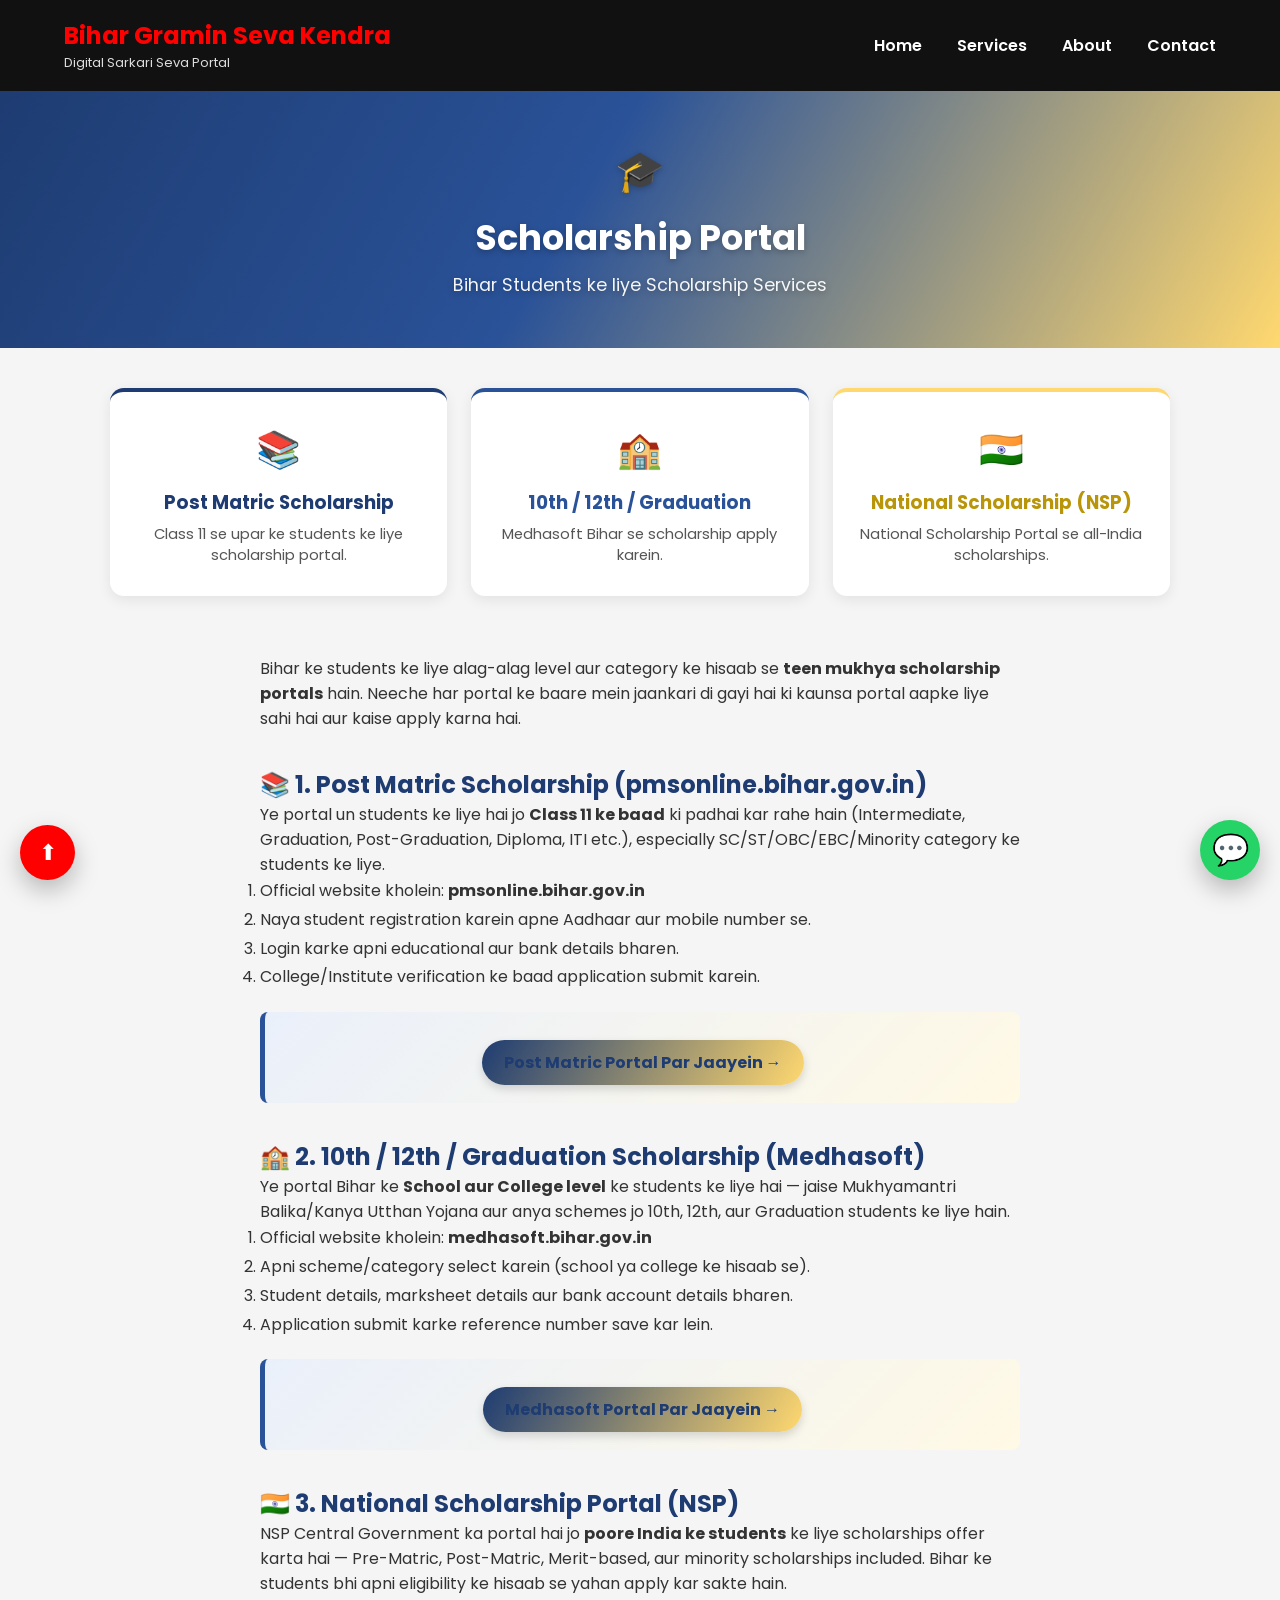
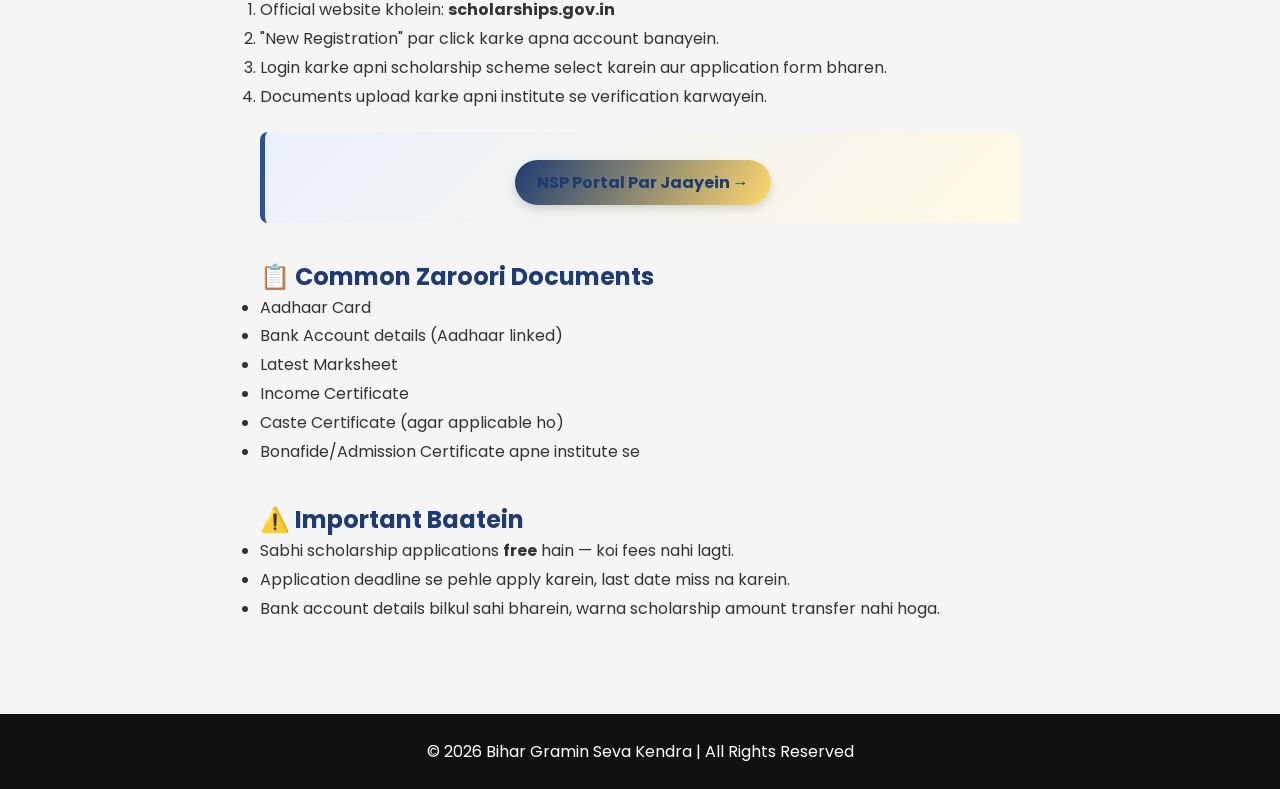
<file: services/scholarship.html>
<!DOCTYPE html>
<html lang="en">
<head>
<meta charset="UTF-8">
<meta name="viewport" content="width=device-width, initial-scale=1.0">
<title>Bihar Scholarship Kaise Apply Karein | Bihar Gramin Seva Kendra</title>
<meta name="description" content="Bihar Post Matric Scholarship, 10th/12th/Graduation Scholarship (Medhasoft) aur National Scholarship Portal (NSP) online apply kaise karein - complete guide.">
<meta name="keywords" content="Bihar Scholarship, Post Matric Scholarship, Medhasoft Bihar, National Scholarship Portal, NSP, Bihar Student Scholarship">
<meta name="author" content="Bihar Gramin Seva Kendra">
<meta name="robots" content="index, follow">
<link rel="stylesheet" href="../style.css">
<link href="https://fonts.googleapis.com/css2?family=Poppins:wght@300;400;500;600;700&display=swap" rel="stylesheet">
<style>
  .sc-banner {
    background: linear-gradient(120deg, #1E3C72 0%, #2A5298 45%, #FFD86F 100%);
    color: #fff;
    text-align: center;
    padding: 50px 20px;
    text-shadow: 0 2px 6px rgba(0,0,0,0.25);
  }
  .sc-banner .icon-badge { font-size: 40px; margin-bottom: 10px; }
  .sc-banner h1 { font-size: 2.2rem; margin: 0 0 8px 0; }
  .sc-banner p { font-size: 1.1rem; opacity: 0.95; margin: 0; }
  .sc-grid {
    display: grid;
    grid-template-columns: repeat(auto-fit, minmax(220px, 1fr));
    gap: 24px;
    max-width: 1100px;
    margin: 40px auto;
    padding: 0 20px;
  }
  .sc-card {
    background: #fff;
    border-radius: 14px;
    padding: 30px 20px;
    text-align: center;
    box-shadow: 0 4px 14px rgba(0,0,0,0.08);
    transition: transform 0.2s ease, box-shadow 0.2s ease;
    border-top: 4px solid #ccc;
    display: block;
    text-decoration: none;
    cursor: pointer;
  }
  .sc-card:hover { transform: translateY(-6px); box-shadow: 0 8px 22px rgba(0,0,0,0.13); }
  .sc-card:nth-child(1) { border-top-color: #1E3C72; }
  .sc-card:nth-child(2) { border-top-color: #2A5298; }
  .sc-card:nth-child(3) { border-top-color: #FFD86F; }
  .sc-card:nth-child(1) h3 { color: #1E3C72; }
  .sc-card:nth-child(2) h3 { color: #2A5298; }
  .sc-card:nth-child(3) h3 { color: #B9950A; }
  .sc-card .emoji { font-size: 36px; margin-bottom: 12px; }
  .sc-card h3 { margin: 0 0 8px 0; font-size: 1.15rem; }
  .sc-card p { color: #555; font-size: 0.92rem; margin: 0; }
  .sc-content { max-width: 800px; margin: 0 auto; padding: 20px 20px 50px 20px; }
  .sc-content h2 { color: #1E3C72; margin-top: 36px; }
  .sc-content ul, .sc-content ol { line-height: 1.8; }
  .sc-official-box {
    background: linear-gradient(135deg, #EAF0FB, #FFF9E5);
    border-left: 5px solid #2A5298;
    border-radius: 8px;
    padding: 18px;
    margin: 20px 0 30px 0;
    text-align: center;
  }
  .sc-official-box a {
    display: inline-block;
    margin-top: 10px;
    background: linear-gradient(120deg, #1E3C72, #FFD86F);
    color: #1E3C72;
    padding: 10px 22px;
    border-radius: 30px;
    text-decoration: none;
    font-weight: 700;
    box-shadow: 0 4px 10px rgba(0,0,0,0.15);
  }
</style>
</head>
<body>

<header>
<div class="container">
<div class="logo">
<h2>Bihar Gramin Seva Kendra</h2>
<p>Digital Sarkari Seva Portal</p>
</div>
<nav>
<a href="../index.html">Home</a>
<a href="../index.html#services">Services</a>
<a href="../about.html">About</a>
<a href="../contact.html">Contact</a>
</nav>
</div>
</header>

<section class="sc-banner">
<div class="icon-badge">🎓</div>
<h1>Scholarship Portal</h1>
<p>Bihar Students ke liye Scholarship Services</p>
</section>

<section class="sc-grid">

<a href="https://pmsonline.bihar.gov.in/pms/pms_online/Default.aspx" target="_blank" rel="noopener" class="sc-card">
<div class="emoji">📚</div>
<h3>Post Matric Scholarship</h3>
<p>Class 11 se upar ke students ke liye scholarship portal.</p>
</a>

<a href="http://medhasoft.bihar.gov.in/" target="_blank" rel="noopener" class="sc-card">
<div class="emoji">🏫</div>
<h3>10th / 12th / Graduation</h3>
<p>Medhasoft Bihar se scholarship apply karein.</p>
</a>

<a href="https://scholarships.gov.in/" target="_blank" rel="noopener" class="sc-card">
<div class="emoji">🇮🇳</div>
<h3>National Scholarship (NSP)</h3>
<p>National Scholarship Portal se all-India scholarships.</p>
</a>

</section>

<section class="sc-content">

<p>
Bihar ke students ke liye alag-alag level aur category ke hisaab se <strong>teen mukhya
scholarship portals</strong> hain. Neeche har portal ke baare mein jaankari di gayi hai ki
kaunsa portal aapke liye sahi hai aur kaise apply karna hai.
</p>

<h2>📚 1. Post Matric Scholarship (pmsonline.bihar.gov.in)</h2>
<p>
Ye portal un students ke liye hai jo <strong>Class 11 ke baad</strong> ki padhai kar rahe hain
(Intermediate, Graduation, Post-Graduation, Diploma, ITI etc.), especially SC/ST/OBC/EBC/Minority
category ke students ke liye.
</p>
<ol>
<li>Official website kholein: <strong>pmsonline.bihar.gov.in</strong></li>
<li>Naya student registration karein apne Aadhaar aur mobile number se.</li>
<li>Login karke apni educational aur bank details bharen.</li>
<li>College/Institute verification ke baad application submit karein.</li>
</ol>

<div class="sc-official-box">
<a href="https://pmsonline.bihar.gov.in/pms/pms_online/Default.aspx" target="_blank" rel="noopener">
Post Matric Portal Par Jaayein →
</a>
</div>

<h2>🏫 2. 10th / 12th / Graduation Scholarship (Medhasoft)</h2>
<p>
Ye portal Bihar ke <strong>School aur College level</strong> ke students ke liye hai — jaise
Mukhyamantri Balika/Kanya Utthan Yojana aur anya schemes jo 10th, 12th, aur Graduation students
ke liye hain.
</p>
<ol>
<li>Official website kholein: <strong>medhasoft.bihar.gov.in</strong></li>
<li>Apni scheme/category select karein (school ya college ke hisaab se).</li>
<li>Student details, marksheet details aur bank account details bharen.</li>
<li>Application submit karke reference number save kar lein.</li>
</ol>

<div class="sc-official-box">
<a href="http://medhasoft.bihar.gov.in/" target="_blank" rel="noopener">
Medhasoft Portal Par Jaayein →
</a>
</div>

<h2>🇮🇳 3. National Scholarship Portal (NSP)</h2>
<p>
NSP Central Government ka portal hai jo <strong>poore India ke students</strong> ke liye
scholarships offer karta hai — Pre-Matric, Post-Matric, Merit-based, aur minority scholarships
included. Bihar ke students bhi apni eligibility ke hisaab se yahan apply kar sakte hain.
</p>
<ol>
<li>Official website kholein: <strong>scholarships.gov.in</strong></li>
<li>"New Registration" par click karke apna account banayein.</li>
<li>Login karke apni scholarship scheme select karein aur application form bharen.</li>
<li>Documents upload karke apni institute se verification karwayein.</li>
</ol>

<div class="sc-official-box">
<a href="https://scholarships.gov.in/" target="_blank" rel="noopener">
NSP Portal Par Jaayein →
</a>
</div>

<h2>📋 Common Zaroori Documents</h2>
<ul>
<li>Aadhaar Card</li>
<li>Bank Account details (Aadhaar linked)</li>
<li>Latest Marksheet</li>
<li>Income Certificate</li>
<li>Caste Certificate (agar applicable ho)</li>
<li>Bonafide/Admission Certificate apne institute se</li>
</ul>

<h2>⚠️ Important Baatein</h2>
<ul>
<li>Sabhi scholarship applications <strong>free</strong> hain — koi fees nahi lagti.</li>
<li>Application deadline se pehle apply karein, last date miss na karein.</li>
<li>Bank account details bilkul sahi bharein, warna scholarship amount transfer nahi hoga.</li>
</ul>

</section>

<a href="https://wa.me/919876543210" class="whatsapp" target="_blank">💬</a>
<button id="topBtn">⬆</button>

<footer>
<p>© 2026 Bihar Gramin Seva Kendra | All Rights Reserved</p>
</footer>

<script src="../script.js"></script>
</body>
</html>
</file>
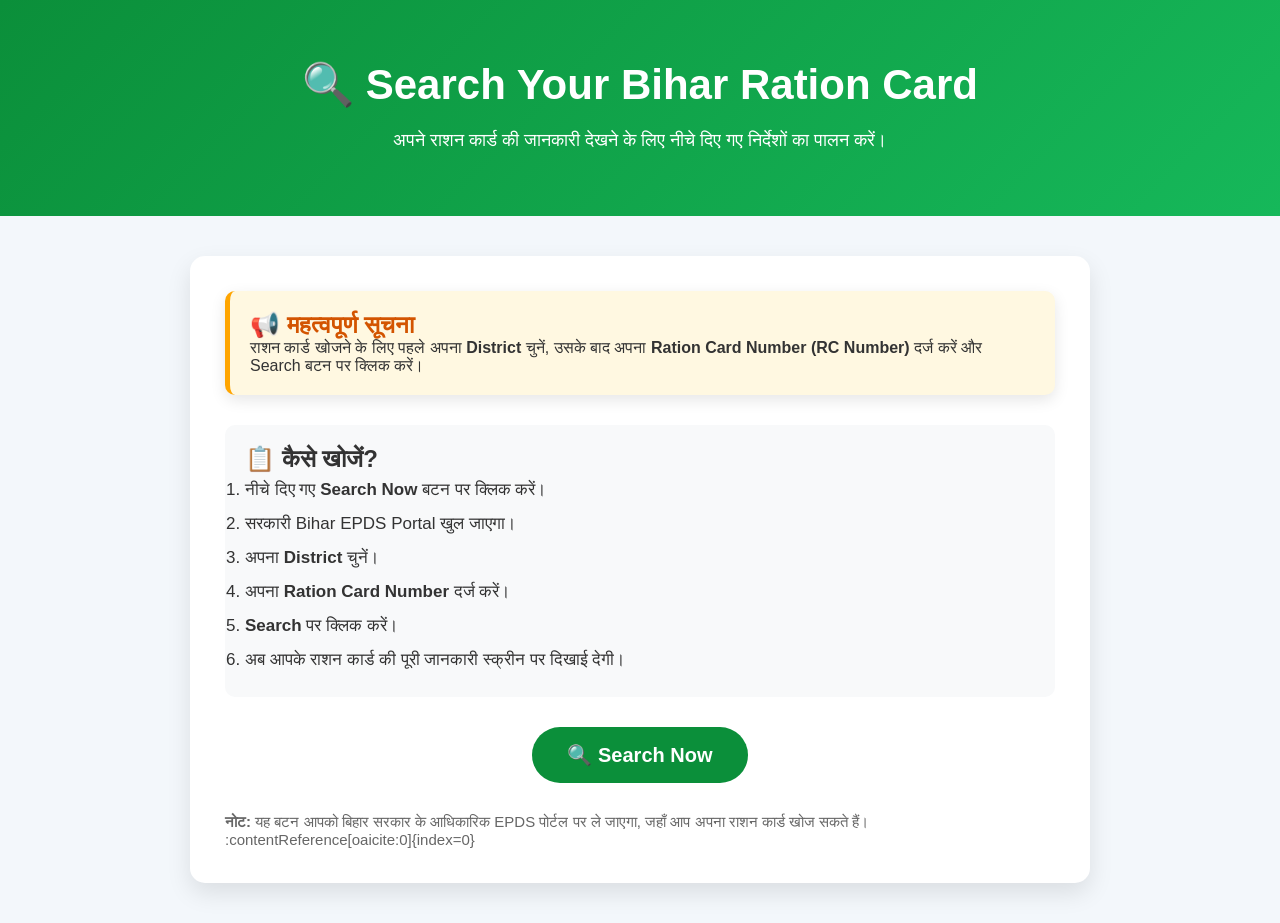
<file: services/search-ration-card.html>
<!DOCTYPE html>
<html lang="hi">
<head>

<meta charset="UTF-8">
<meta name="viewport" content="width=device-width, initial-scale=1.0">

<title>Search Your Ration Card | Bihar EPDS</title>

<link rel="stylesheet" href="../style.css">

<style>

body{
margin:0;
font-family:Poppins,sans-serif;
background:#f3f7fb;
}

.hero{

background:linear-gradient(135deg,#0b8f3a,#16b85a);

color:white;

padding:60px 20px;

text-align:center;

}

.hero h1{

font-size:42px;

margin-bottom:15px;

}

.hero p{

font-size:18px;

max-width:900px;

margin:auto;

line-height:1.8;

}

.container{

max-width:900px;

margin:40px auto;

background:#fff;

padding:35px;

border-radius:15px;

box-shadow:0 10px 25px rgba(0,0,0,.1);

display:block;

}

.notice{

background:#fff8e1;

border-left:5px solid orange;

padding:20px;

border-radius:10px;

margin-bottom:30px;

}

.notice h2{

margin-top:0;

color:#d35400;

}

.steps{

background:#f8f9fa;

padding:20px;

border-radius:10px;

margin-bottom:30px;

}

.steps ol{

line-height:2;

font-size:17px;

}

.search-btn{

display:inline-block;

background:#0b8f3a;

color:white;

padding:16px 35px;

text-decoration:none;

font-size:20px;

font-weight:bold;

border-radius:50px;

transition:.3s;

}

.search-btn:hover{

background:#075d25;

transform:scale(1.05);

}

.footer-note{

margin-top:30px;

font-size:15px;

color:#666;

}

</style>

</head>

<body>

<section class="hero">

<h1>🔍 Search Your Bihar Ration Card</h1>

<p>

अपने राशन कार्ड की जानकारी देखने के लिए नीचे दिए गए निर्देशों का पालन करें।

</p>

</section>

<div class="container">

<div class="notice">

<h2>📢 महत्वपूर्ण सूचना</h2>

<p>

राशन कार्ड खोजने के लिए पहले अपना <b>District</b> चुनें, उसके बाद अपना <b>Ration Card Number (RC Number)</b> दर्ज करें और Search बटन पर क्लिक करें।

</p>

</div>

<div class="steps">

<h2>📋 कैसे खोजें?</h2>

<ol>

<li>नीचे दिए गए <b>Search Now</b> बटन पर क्लिक करें।</li>

<li>सरकारी Bihar EPDS Portal खुल जाएगा।</li>

<li>अपना <b>District</b> चुनें।</li>

<li>अपना <b>Ration Card Number</b> दर्ज करें।</li>

<li><b>Search</b> पर क्लिक करें।</li>

<li>अब आपके राशन कार्ड की पूरी जानकारी स्क्रीन पर दिखाई देगी।</li>

</ol>

</div>

<center>

<a href="https://epds.bihar.gov.in/SearchByRCID.aspx"
target="_blank"
rel="noopener noreferrer"
class="search-btn">

🔍 Search Now

</a>

</center>

<div class="footer-note">

<b>नोट:</b> यह बटन आपको बिहार सरकार के आधिकारिक EPDS पोर्टल पर ले जाएगा, जहाँ आप अपना राशन कार्ड खोज सकते हैं। :contentReference[oaicite:0]{index=0}

</div>

</div>

</body>
</html>
</file>
<file: style.css>
/* ===========================
   RESET
=========================== */

*{
    margin:0;
    padding:0;
    box-sizing:border-box;
}

html{
    scroll-behavior:smooth;
}

body{
    font-family:'Poppins',sans-serif;
    background:#f5f5f5;
    color:#333;
}

/* ===========================
   HEADER
=========================== */

header{
    background:#111;
    color:#fff;
    padding:18px 0;
    position:sticky;
    top:0;
    z-index:999;
}

.container{
    width:90%;
    max-width:1200px;
    margin:auto;
    display:flex;
    justify-content:space-between;
    align-items:center;
}

.logo h2{
    color:#ff0000;
}

.logo p{
    font-size:13px;
    color:#ddd;
}

nav{
    display:flex;
    gap:35px;
}

nav a{
    color:white;
    text-decoration:none;
    font-weight:600;
    transition:.3s;
}

nav a:hover{
    color:#ff0000;
}

/* ===========================
 HERO
=========================== */

.hero{

background:linear-gradient(to right,#ff0000,#8b0000);

color:white;

text-align:center;

padding:80px 20px;

}

.hero h1{

font-size:45px;

margin-bottom:20px;

}

.hero p{

font-size:20px;

margin-bottom:30px;

}

.btn{

display:inline-block;

padding:14px 30px;

background:white;

color:red;

font-weight:bold;

border-radius:40px;

text-decoration:none;

transition:.3s;

}

.btn:hover{

background:#000;

color:white;

}

/* ======================
LATEST UPDATES
====================== */

.updates{

padding:50px 8%;

}

.updates h2{

margin-bottom:20px;

}

.notice{

background:#fff;

padding:18px;

border-left:5px solid red;

box-shadow:0 5px 15px rgba(0,0,0,.1);

}

.live{

width:10px;

height:10px;

background:red;

display:inline-block;

border-radius:50%;

margin-right:10px;

animation:blink 1s infinite;

}

@keyframes blink{

50%{

opacity:0;

}

}

.notice-btn{

background:red;

color:white;

padding:8px 18px;

border-radius:5px;

text-decoration:none;

margin-left:15px;

animation:pulse 1s infinite;

}

@keyframes pulse{

50%{

transform:scale(1.1);

}

}
/* ===========================
   SERVICES
=========================== */

#services{
    padding:70px 8%;
}

.title{
    text-align:center;
    font-size:35px;
    margin-bottom:40px;
    color:#111;
}

.service-grid{
    display:grid;
    grid-template-columns:repeat(auto-fit,minmax(260px,1fr));
    gap:25px;
}

.card{
    background:#fff;
    border-radius:15px;
    padding:30px;
    text-align:center;
    text-decoration:none;
    color:#333;
    transition:0.3s;
    box-shadow:0 5px 15px rgba(0,0,0,0.08);
}

.card:hover{
    transform:translateY(-10px);
    box-shadow:0 15px 35px rgba(0,0,0,0.18);
}

.icon{
    font-size:55px;
    margin-bottom:15px;
}

.card h3{
    margin-bottom:10px;
    color:#d60000;
}

.card p{
    color:#666;
    font-size:15px;
    line-height:1.6;
}

/* ===========================
ABOUT
=========================== */

.about{
    background:#fff;
    padding:70px 8%;
    text-align:center;
}

.about h2{
    font-size:35px;
    margin-bottom:20px;
    color:#d60000;
}

.about p{
    max-width:800px;
    margin:auto;
    line-height:1.8;
    color:#555;
}

/* ===========================
CONTACT
=========================== */

.contact{
    padding:70px 8%;
    background:#f9f9f9;
    text-align:center;
}

.contact h2{
    color:#d60000;
    margin-bottom:20px;
}

.contact p{
    margin:12px 0;
    font-size:18px;
}

/* ===========================
FOOTER
=========================== */

footer{
    background:#111;
    color:#fff;
    text-align:center;
    padding:25px;
    margin-top:40px;
}
/* =====================================
SEARCH BOX
===================================== */

.search-section{
    padding:35px 20px;
    background:#ffffff;
    text-align:center;
}

#searchBox{
    width:70%;
    max-width:600px;
    padding:15px 20px;
    font-size:17px;
    border:2px solid #ff0000;
    border-radius:50px;
    outline:none;
    transition:.3s;
}

#searchBox:focus{
    box-shadow:0 0 15px rgba(255,0,0,.3);
}

/* =====================================
WHATSAPP BUTTON
===================================== */

.whatsapp{
    position:fixed;
    right:20px;
    bottom:20px;
    width:60px;
    height:60px;
    background:#25D366;
    color:#fff;
    font-size:30px;
    text-decoration:none;
    display:flex;
    justify-content:center;
    align-items:center;
    border-radius:50%;
    box-shadow:0 10px 25px rgba(0,0,0,.25);
    z-index:999;
    animation:whatsapp 1.5s infinite;
}

@keyframes whatsapp{
    50%{
        transform:scale(1.12);
    }
}

/* =====================================
BACK TO TOP
===================================== */

#topBtn{
    position:fixed;
    left:20px;
    bottom:20px;
    width:55px;
    height:55px;
    border:none;
    background:#ff0000;
    color:#fff;
    border-radius:50%;
    cursor:pointer;
    font-size:22px;
    box-shadow:0 10px 25px rgba(0,0,0,.25);
    transition:.3s;
}

#topBtn:hover{
    background:#000;
}

/* =====================================
CARD ANIMATION
===================================== */

.card{
    overflow:hidden;
}

.card::before{
    content:"";
    position:absolute;
    left:-100%;
    top:0;
    width:100%;
    height:100%;
    background:rgba(255,0,0,.06);
    transition:.5s;
}

.card{
    position:relative;
}

.card:hover::before{
    left:100%;
}

/* =====================================
SCROLLBAR
===================================== */

::-webkit-scrollbar{
    width:10px;
}

::-webkit-scrollbar-thumb{
    background:#ff0000;
    border-radius:20px;
}

::-webkit-scrollbar-track{
    background:#eee;
}

/* =====================================
MOBILE
===================================== */

@media(max-width:768px){

.container{
    flex-direction:column;
    gap:20px;
}

nav{
    flex-wrap:wrap;
    justify-content:center;
    gap:18px;
}

.hero h1{
    font-size:32px;
}

.hero p{
    font-size:17px;
}

#searchBox{
    width:95%;
}

.service-grid{
    grid-template-columns:1fr;
}

.logo h2{
    text-align:center;
}

.logo p{
    text-align:center;
}

}
/* ===========================
IMAGE SLIDER
=========================== */

.slider{
    width:90%;
    max-width:1200px;
    margin:30px auto;
    overflow:hidden;
    border-radius:15px;
    box-shadow:0 10px 25px rgba(0,0,0,.15);
}

.slides{
    display:none;
}

.slides img{
    width:100%;
    height:420px;
    object-fit:cover;
    display:block;
}

.fade{
    animation:fade 1s;
}

@keyframes fade{
    from{opacity:.4;}
    to{opacity:1;}
}
@keyframes fade{
    from{opacity:.4;}
    to{opacity:1;}
}

/* =========================================
   SMART PDS RATION CARD PAGE CSS
========================================= */

.smartpds-hero{
    background:linear-gradient(135deg,#0b8f3a,#046c2d);
    color:#fff;
    padding:80px 20px;
    text-align:center;
    border-radius:15px;
    margin:30px auto;
}

.hero-overlay{
    max-width:1000px;
    margin:auto;
}

.gov-badge{
    display:inline-block;
    background:rgba(255,255,255,.2);
    padding:10px 18px;
    border-radius:50px;
    margin-bottom:20px;
    font-weight:bold;
}

.smartpds-hero h1{
    font-size:50px;
    margin-bottom:10px;
}

.smartpds-hero h2{
    font-size:30px;
    margin-bottom:20px;
}

.smartpds-hero p{
    font-size:18px;
    line-height:1.8;
    margin-bottom:30px;
}

.start-btn{
    display:inline-block;
    padding:15px 30px;
    background:#fff;
    color:#0b8f3a;
    text-decoration:none;
    border-radius:40px;
    font-weight:bold;
    transition:.3s;
}

.start-btn:hover{
    background:#ffd700;
}

.intro-section{
    max-width:1100px;
    margin:30px auto;
    background:#fff;
    padding:35px;
    border-radius:12px;
    box-shadow:0 5px 20px rgba(0,0,0,.1);
    border-left:6px solid green;
}

.intro-section h2{
    color:#0b8f3a;
    margin-bottom:20px;
}

.intro-section p{
    line-height:1.9;
    font-size:17px;
}

@media(max-width:768px){

.smartpds-hero h1{
font-size:35px;
}

.smartpds-hero h2{
font-size:24px;
}

}
/*==============================
STEP CARD
==============================*/

.step-card{

background:#fff;

max-width:1100px;

margin:35px auto;

padding:30px;

border-radius:15px;

box-shadow:0 10px 30px rgba(0,0,0,.1);

transition:.3s;

}

.step-card:hover{

transform:translateY(-8px);

}

.step-number{

background:#0b8f3a;

display:inline-block;

color:#fff;

padding:8px 20px;

border-radius:30px;

font-weight:bold;

margin-bottom:20px;

}

.step-content{

display:flex;

align-items:center;

gap:30px;

}

.step-content img{

width:260px;

border-radius:10px;

box-shadow:0 5px 15px rgba(0,0,0,.15);

}

.step-content h2{

color:#0b8f3a;

margin-bottom:15px;

}

.step-content p{

line-height:1.8;

margin-bottom:15px;

}

.step-content ul{

padding-left:20px;

line-height:2;

}

@media(max-width:768px){

.step-content{

flex-direction:column;

}

.step-content img{

width:100%;

}

}
/*==========================
NOTICE BOX
==========================*/

.notice-box{

margin-top:20px;

padding:18px;

background:#fff7e6;

border-left:5px solid orange;

border-radius:8px;

}

.notice-box strong{

display:block;

color:#d35400;

margin-bottom:10px;

}

.notice-box p{

margin:0;

line-height:1.8;

}
/*==============================
PROGRESS BAR
==============================*/

.progress-section{

max-width:1100px;

margin:40px auto;

background:#fff;

padding:30px;

border-radius:15px;

box-shadow:0 8px 20px rgba(0,0,0,.1);

text-align:center;

}

.progress-section h2{

color:#0b8f3a;

margin-bottom:20px;

}

.progress-bar{

width:100%;

height:28px;

background:#ddd;

border-radius:50px;

overflow:hidden;

}

.progress-fill{

width:64%;

height:100%;

background:linear-gradient(90deg,#0b8f3a,#17b857);

color:#fff;

font-weight:bold;

display:flex;

align-items:center;

justify-content:center;

}

.progress-section p{

margin-top:20px;

font-size:17px;

}
/*==============================
SUCCESS BOX
==============================*/

.success-box{

background:#d4edda;

border-left:6px solid #28a745;

padding:18px;

margin-top:20px;

border-radius:8px;

}

.success-box strong{

display:block;

color:#155724;

margin-bottom:10px;

}

.success-box p{

margin:0;

line-height:1.7;

}

/*==============================
IMPORTANT BOX
==============================*/

.important-box{

background:#fff8e1;

border-left:6px solid #ff9800;

padding:18px;

margin-top:20px;

border-radius:8px;

}

.important-box strong{

display:block;

color:#e65100;

margin-bottom:10px;

}

.important-box p{

margin:0;

line-height:1.7;

}
/*==============================
DOWNLOAD BUTTON
==============================*/

.download-btn{

display:inline-block;

margin-top:20px;

background:#198754;

color:#fff;

padding:14px 30px;

text-decoration:none;

border-radius:40px;

font-weight:bold;

transition:.3s;

}

.download-btn:hover{

background:#0b5d2a;

}

/*==============================
FAQ
==============================*/

.faq-section{

max-width:1100px;

margin:40px auto;

background:#fff;

padding:35px;

border-radius:15px;

box-shadow:0 10px 25px rgba(0,0,0,.1);

}

.faq-section h2{

color:#0b8f3a;

margin-bottom:25px;

}

.faq-item{

padding:20px;

border-bottom:1px solid #ddd;

}

.faq-item:last-child{

border:none;

}

.faq-item h3{

color:#333;

margin-bottom:10px;

}

.faq-item p{

line-height:1.8;

}

/*==============================
FINISH
==============================*/

.finish-box{

max-width:1100px;

margin:40px auto;

background:linear-gradient(135deg,#0b8f3a,#16b85a);

color:#fff;

padding:45px;

border-radius:15px;

text-align:center;

box-shadow:0 10px 25px rgba(0,0,0,.15);

}

.finish-box h2{

margin-bottom:15px;

font-size:34px;

}

.finish-box p{

font-size:18px;

line-height:1.8;

}
</file>
